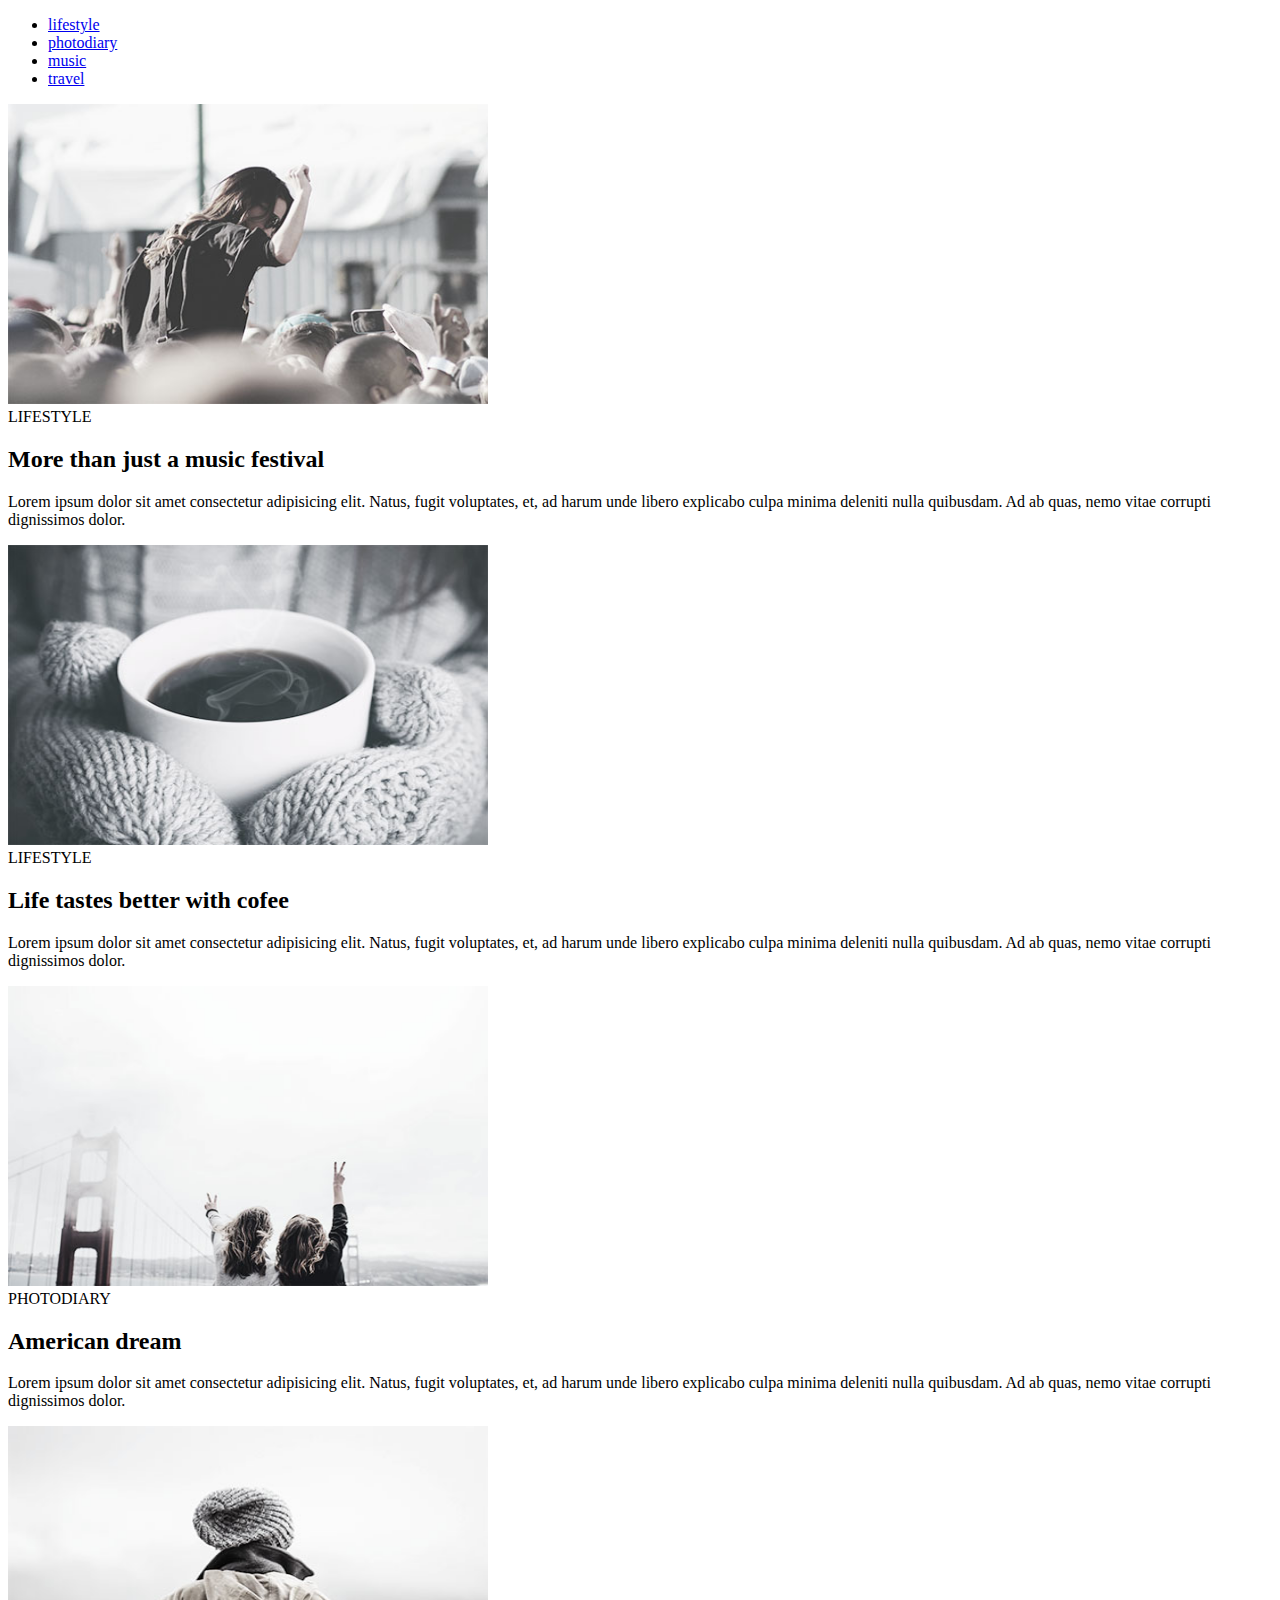
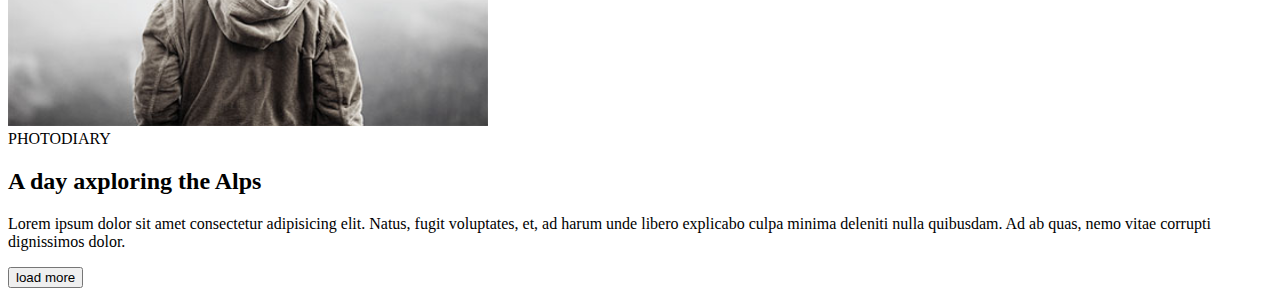
<file: module-01-02/index.html>
<!DOCTYPE html>
<html lang="en">
<head>
    <meta charset="UTF-8">
    <meta name="viewport" content="width=device-width, initial-scale=1.0">
    <meta http-equiv="X-UA-Compatible" content="ie=edge">
    <title>Module-01-02</title>
</head>
<body>
    <main>
        <header>
            <nav>
                <ul>
                    <li>
                        <a href="#">lifestyle</a>
                    </li>
                    <li>
                        <a href="#">photodiary</a>
                    </li>
                    <li>
                        <a href="#">music</a>
                    </li>
                    <li>
                        <a href="#">travel</a>
                    </li>
                </ul>
            </nav> 
        </header>
    </main>
    <div>
        <div>
            <img src="./img/festival.jpg" alt="Concert" width="480" height="300">
            <section>LIFESTYLE
                <h2>More than just a music festival</h2>
                <div>
                    <p>Lorem ipsum dolor sit amet consectetur adipisicing elit. Natus, fugit voluptates, et, ad harum unde libero explicabo culpa minima deleniti nulla quibusdam. Ad ab quas, nemo vitae corrupti dignissimos dolor.</p>
                </div>
            </section>
        </div>
        <div>
            <img src="./img/Cofee.jpg" alt="Cofee" width="480" height="300">
            <section>LIFESTYLE
                <h2>Life tastes better with cofee</h2>
                <div>
                    <p>Lorem ipsum dolor sit amet consectetur adipisicing elit. Natus, fugit voluptates, et, ad harum unde libero explicabo culpa minima deleniti nulla quibusdam. Ad ab quas, nemo vitae corrupti dignissimos dolor.</p>
                </div>
            </section>
        </div>
    </div> 
    <div>
        <div>
            <img src="./img/bridge.jpg" alt="GoldenGate" width="480" height="300">
            <section>PHOTODIARY
                <h2>American dream</h2>
                <div>
                    <p>Lorem ipsum dolor sit amet consectetur adipisicing elit. Natus, fugit voluptates, et, ad harum unde libero explicabo culpa minima deleniti nulla quibusdam. Ad ab quas, nemo vitae corrupti dignissimos dolor.</p>
                </div>
            </section>
        </div>
        <div>
            <img src="./img/Alps.jpg" alt="TheAlps" width="480" height="300">
            <section>PHOTODIARY
                <h2>A day axploring the Alps</h2>
                <div>
                    <p>Lorem ipsum dolor sit amet consectetur adipisicing elit. Natus, fugit voluptates, et, ad harum unde libero explicabo culpa minima deleniti nulla quibusdam. Ad ab quas, nemo vitae corrupti dignissimos dolor.</p>
                </div>
            </section>
        </div>
    </div>           
    <div>
        <p>
            <button>load more</button>
        </p>
    </div>
</body>
</html>
</file>
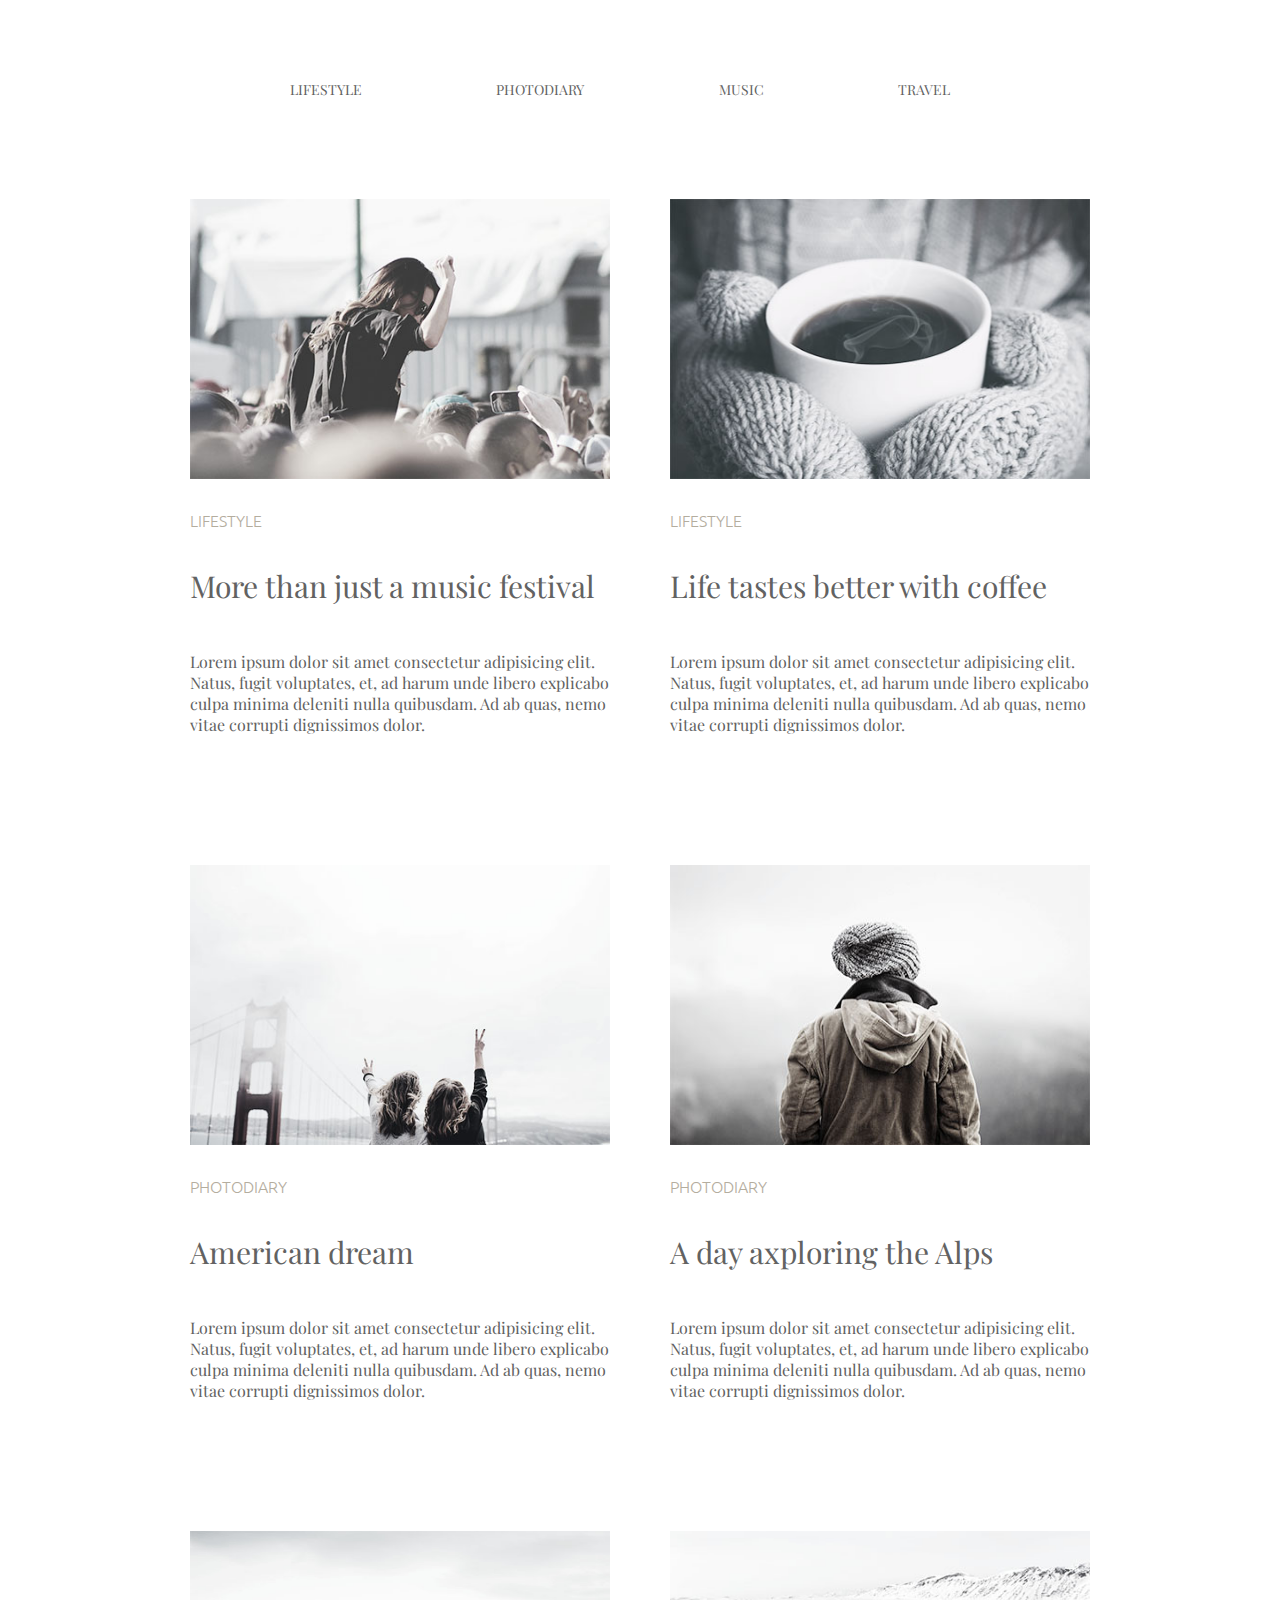
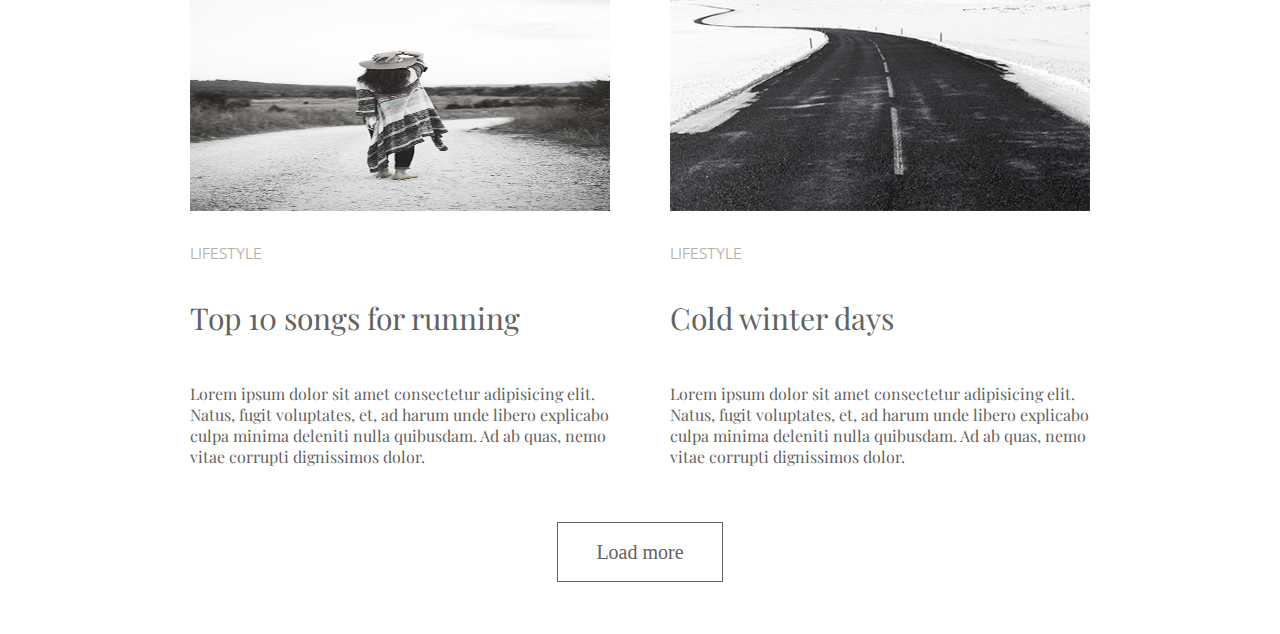
<file: module-03/index.html>
<!DOCTYPE html>
<html lang="zxx">
<head>
    <meta charset="UTF-8">
    <meta name="viewport" content="width=device-width, initial-scale=1.0">
    <meta http-equiv="X-UA-Compatible" content="ie=edge">
    <link rel="stylesheet" href="./css/style.css">
    <link href="https://fonts.googleapis.com/css?family=Playfair+Display&display=swap" rel="stylesheet">
    <link href="https://fonts.googleapis.com/css?family=Ubuntu:300,400&display=swap" rel="stylesheet">
    <title>Module-03</title>
</head>
<body>
    <main class="wrapper">
        <header class="header">
            <nav class="top-navigation">
                <ul class="menu-top">
                    <li class="menu-item">
                        <a href="#" class="menu-item_link">LIFESTYLE</a>
                    </li>
                    <li class="menu-item">
                        <a href="#" class="menu-item_link">PHOTODIARY</a>
                    </li>
                    <li class="menu-item">
                        <a href="#" class="menu-item_link">MUSIC</a>
                    </li>
                    <li class="menu-item">
                        <a href="#" class="menu-item_link">TRAVEL</a>
                    </li>
                </ul>
            </nav>
        </header>
        <div class="box">
            <div class="content">
                <div class="img_block">
                    <img src="./img/festival.jpg" alt="Concert" class="img_holder">
                </div>
                <section class="section">LIFESTYLE
                    <h2 class="title">More than just a music festival</h2>
                    <div class="text">
                        <p>Lorem ipsum dolor sit amet consectetur adipisicing elit. Natus, fugit voluptates, et, ad harum unde libero explicabo culpa minima deleniti nulla quibusdam. Ad ab quas, nemo vitae corrupti dignissimos dolor.</p>
                    </div>
                </section>
            </div>
            <div class="content">
                <div class="img_block right">
                    <img src="./img/Cofee.jpg" alt="Cofee" class="img_holder">
                </div>
                <section class="section second">LIFESTYLE
                    <h2 class="title">Life tastes better with coffee</h2>
                    <div class="text">
                        <p>Lorem ipsum dolor sit amet consectetur adipisicing elit. Natus, fugit voluptates, et, ad harum unde libero explicabo culpa minima deleniti nulla quibusdam. Ad ab quas, nemo vitae corrupti dignissimos dolor.</p>
                    </div>
                </section>
            </div>
        </div> 
        <div class="box">
            <div class="content">
                <div class="img_block">
                    <img src="./img/bridge.jpg" alt="GoldenGate" class="img_holder">
                </div>
                <section class="section">PHOTODIARY
                    <h2 class="title">American dream</h2>
                    <div class="text">
                        <p>Lorem ipsum dolor sit amet consectetur adipisicing elit. Natus, fugit voluptates, et, ad harum unde libero explicabo culpa minima deleniti nulla quibusdam. Ad ab quas, nemo vitae corrupti dignissimos dolor.</p>
                    </div>
                </section>
            </div>
            <div class="content">
                <div class="img_block right">
                    <img src="./img/Alps.jpg" alt="TheAlps" class="img_holder">
                </div>
                <section class="section second">PHOTODIARY
                    <h2 class="title">A day axploring the Alps</h2>
                    <div class="text">
                        <p>Lorem ipsum dolor sit amet consectetur adipisicing elit. Natus, fugit voluptates, et, ad harum unde libero explicabo culpa minima deleniti nulla quibusdam. Ad ab quas, nemo vitae corrupti dignissimos dolor.</p>
                    </div>
                </section>
            </div>
        </div>
        <div class="box">
            <div class="content">
                <div class="img_block">
                    <img src="./img/Songs.jpg" alt="Music" class="img_holder">
                </div>
                <section class="section">LIFESTYLE
                    <h2 class="title">Top 10 songs for running</h2>
                    <div class="text1">
                        <p>Lorem ipsum dolor sit amet consectetur adipisicing elit. Natus, fugit voluptates, et, ad harum unde libero explicabo culpa minima deleniti nulla quibusdam. Ad ab quas, nemo vitae corrupti dignissimos dolor.</p>
                    </div>
                </section>
            </div>
            <div class="content">
                <div class="img_block right">
                    <img src="./img/Road.jpg" alt="Winter" class="img_holder">
                </div>
                <section class="section second">LIFESTYLE
                    <h2 class="title">Cold winter days</h2>
                    <div class="text1">
                        <p>Lorem ipsum dolor sit amet consectetur adipisicing elit. Natus, fugit voluptates, et, ad harum unde libero explicabo culpa minima deleniti nulla quibusdam. Ad ab quas, nemo vitae corrupti dignissimos dolor.</p>
                    </div>
                </section>
            </div>
        </div>           
        <div>
            <p class="footer">
                <span>Load more</span>
            </p>
        </div>
    </body>
    </html>
    </main>
</file>
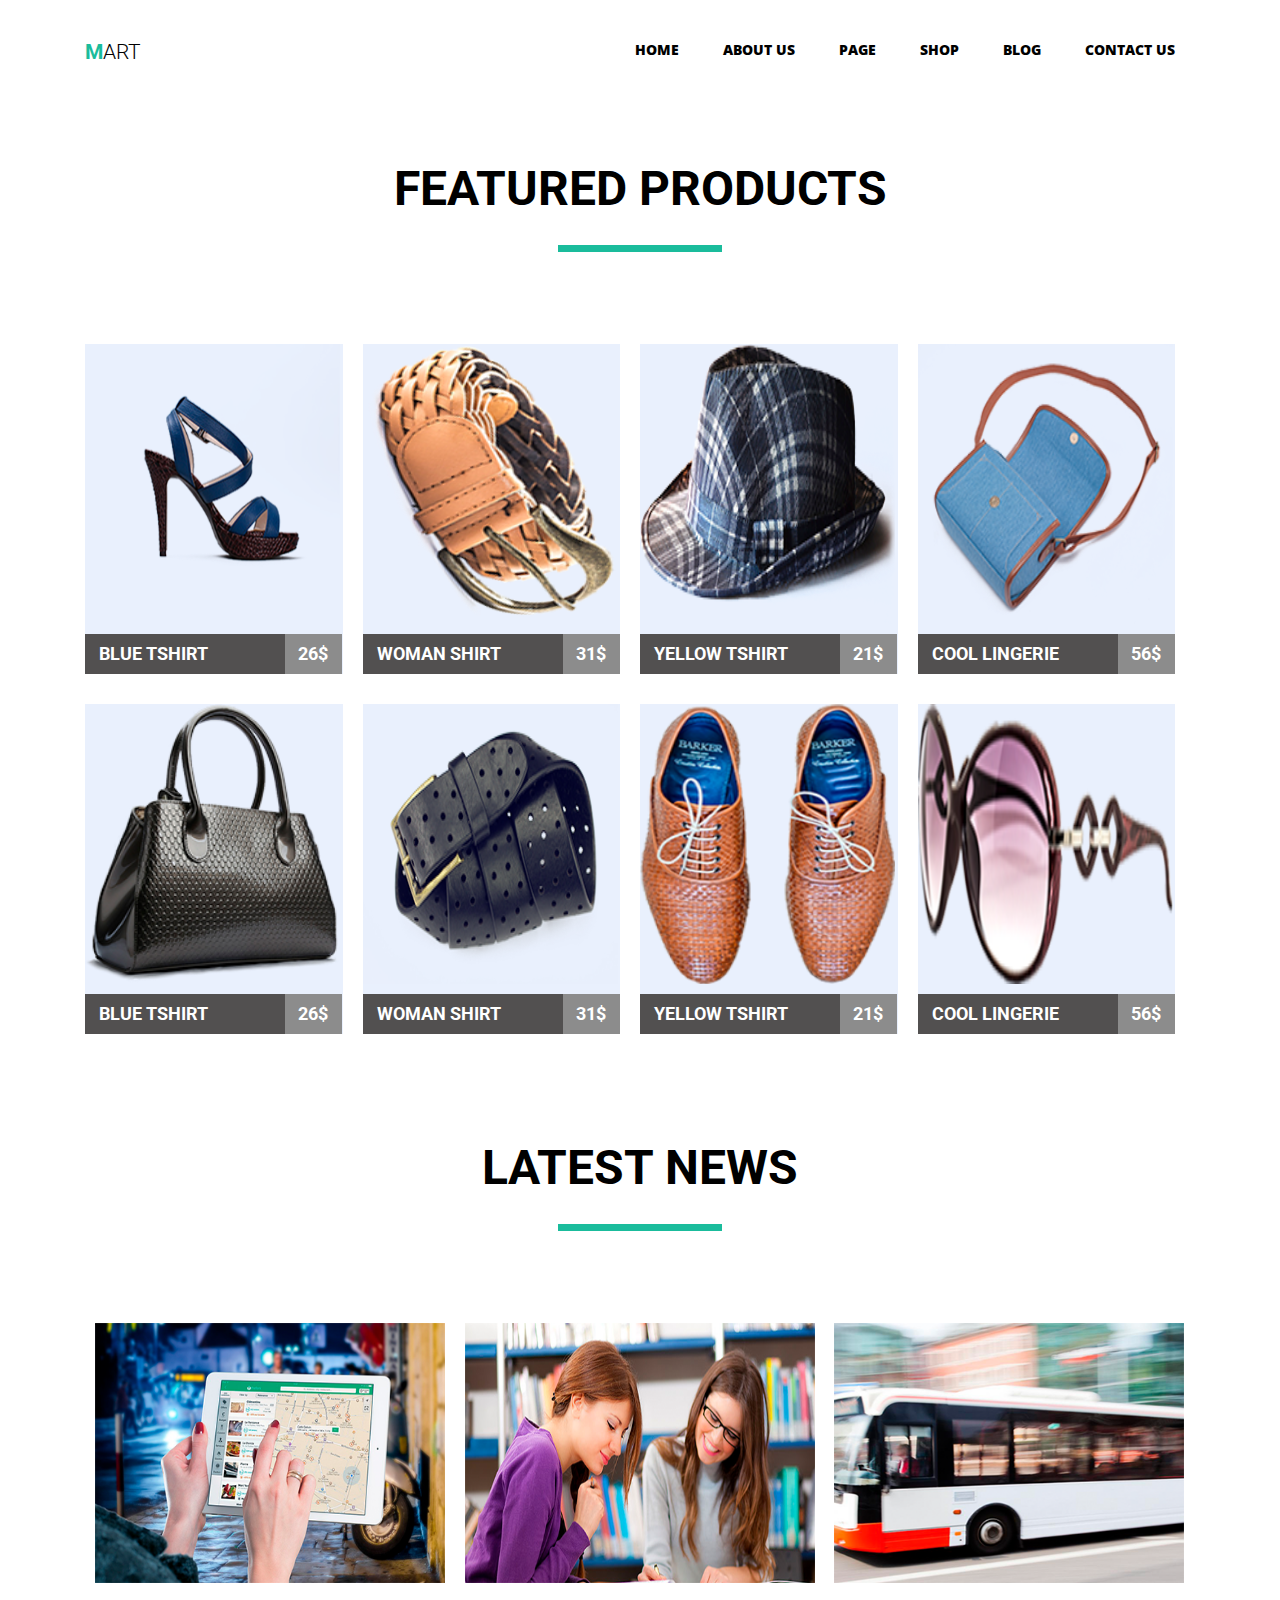
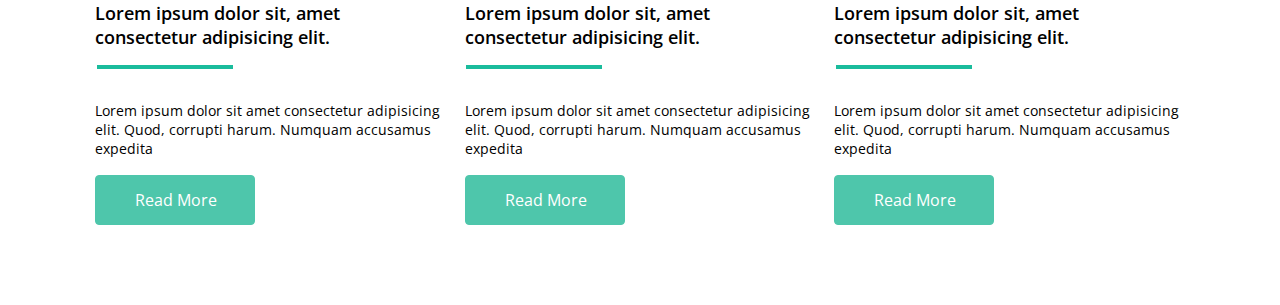
<file: module-04/index.html>
<!DOCTYPE html>
<html lang="en">
<head>
    <meta charset="UTF-8">
    <meta name="viewport" content="width=device-width, initial-scale=1.0">
    <link rel="stylesheet" href="./css/style.css">
    <link href="https://fonts.googleapis.com/css?family=Open+Sans:300,400,700&display=swap" rel="stylesheet">
    <link href="https://fonts.googleapis.com/css?family=Roboto:300,400,700&display=swap" rel="stylesheet">
    <link href="https://fonts.googleapis.com/css?family=Open+Sans:400,600,700,800&display=swap" rel="stylesheet">
    <title>Module-04</title>
</head>
<body>
    <main class="wrapper">
        <header class="header">
            <div class="logo">
                <div class="text_logo">
                    MART
                </div>
            </div>
            <nav class="navigation">
                <menu class="main_menu">
                    <li class="menu_item"> <a href="#">HOME</a> </li>
                    <li class="menu_item"> <a href="#">ABOUT US</a> </li>
                    <li class="menu_item"> <a href="#">PAGE</a> </li>
                    <li class="menu_item"> <a href="#">SHOP</a> </li>
                    <li class="menu_item"> <a href="#">BLOG</a> </li>
                    <li class="menu_item"> <a href="#">CONTACT US</a> </li>
                </menu>
            </nav>
        </header>
        <section class="featured">
            <div class="title">
                FEATURED PRODUCTS
                <div class="line"></div>
            </div>
            <div class="products">
                <div class="products_holder">
                    <div class="top_holder">
                        <div class="product_item">
                            <div class="card">
                                <div class="card_img">
                                    <img src="./img/shoe1.png" alt="shoe" class="product_img">
                                </div>
                                <div class="text_holder">
                                    <span class="product_name product_info1">BLUE TSHIRT</span>
                                    <span class="product_coast product_info2">26$</span>
                                </div>
                            </div>
                        </div>
                        <div class="product_item">
                            <div class="card">
                                <div class="card_img">
                                    <img src="./img/brown-belt1.png" alt="brown belt" class="product_img">
                                </div>
                                <div class="text_holder">
                                    <span class="product_name product_info1">WOMAN SHIRT</span>
                                    <span class="product_coast product_info2">31$</span>
                                </div>
                            </div>
                        </div>
                        <div class="product_item">
                            <div class="card">
                                <div class="card_img">
                                    <img src="./img/hat1.png" alt="hat" class="product_img">
                                </div>
                                <div class="text_holder">
                                    <span class="product_name product_info1">YELLOW TSHIRT</span>
                                    <span class="product_coast product_info2">21$</span>
                                </div>
                            </div>
                        </div>
                        <div class="product_item">
                            <div class="card">
                                <div class="card_img">
                                    <img src="./img/bag-blue.png" alt="blue bag" class="product_img">
                                </div>
                                <div class="text_holder">
                                    <span class="product_name product_info1">COOL LINGERIE</span>
                                    <span class="product_coast product_info2">56$</span>
                                </div>
                            </div>
                        </div>
                        <div class="clear"></div>
                    </div>
                    <div class="top_holder">
                        <div class="product_item">
                            <div class="card">
                                <div class="card_img">
                                    <img src="./img/bag-black.png" alt="black bag" class="product_img">
                                </div>
                                <div class="text_holder">
                                    <div class="text_holder">
                                        <span class="product_name product_info1">BLUE TSHIRT</span>
                                        <span class="product_coast product_info2">26$</span>
                                    </div>
                                </div>
                            </div>
                        </div>
                        <div class="product_item">
                            <div class="card">
                                <div class="card_img">
                                    <img src="./img/belt-black.png" alt="black belt" class="product_img">
                                </div>
                                <div class="text_holder">
                                    <span class="product_name product_info1">WOMAN SHIRT</span>
                                    <span class="product_coast product_info2">31$</span>
                                </div>
                            </div>
                        </div>
                        <div class="product_item">
                            <div class="card">
                                <div class="card_img">
                                    <img src="./img/shoes.png" alt="shoes" class="product_img">
                                </div>
                                <div class="text_holder">
                                    <span class="product_name product_info1">YELLOW TSHIRT</span>
                                    <span class="product_coast product_info2">21$</span>
                                </div>
                            </div>
                        </div>
                        <div class="product_item">
                            <div class="card">
                                <div class="card_img">
                                    <img src="./img/glasses.png" alt="glasses" class="product_img">
                                </div>
                                <div class="text_holder">
                                    <span class="product_name product_info1">COOL LINGERIE</span>
                                    <span class="product_coast product_info2">56$</span>
                                </div>
                            </div>
                        </div>
                        <div class="clear"></div>
                    </div>
                </div>
            </div>
        </section>
        <section class="news">
            <div class="title_news">
                LATEST NEWS
                <div class="line"></div>
            </div>
            <div class="news_block">
                <div class="news_holder">
                    <div class="news_item">
                        <div class="news_img">
                            <img src="./img/gadjet.png" alt="gadjet" class="news_image">
                        </div>
                        <div class="title1">
                            Lorem ipsum dolor sit, amet consectetur adipisicing elit.
                            <div class="line1"></div>
                        </div>
                        <p class="text">Lorem ipsum dolor sit amet consectetur adipisicing elit. Quod, corrupti harum. Numquam accusamus expedita</p>
                        <div class="more">
                            <span class="button">Read More</span>
                        </div>
                    </div>
                    <div class="news_item">
                        <div class="news_img">
                            <img src="./img/conversation.png" alt="speak" class="news_image">
                        </div>
                        <div class="title1">
                            Lorem ipsum dolor sit, amet consectetur adipisicing elit.
                            <div class="line1"></div>
                        </div>
                        <p class="text">Lorem ipsum dolor sit amet consectetur adipisicing elit. Quod, corrupti harum. Numquam accusamus expedita</p>
                        <div class="more">
                            <span class="button">Read More</span>
                        </div>
                    </div>
                    <div class="news_item">
                        <div class="news_img">
                            <img src="./img/bus.png" alt="bus" class="news_image">
                        </div>
                        <div class="title1">
                            Lorem ipsum dolor sit, amet consectetur adipisicing elit.
                            <div class="line1"></div>
                        </div>
                        <p class="text">Lorem ipsum dolor sit amet consectetur adipisicing elit. Quod, corrupti harum. Numquam accusamus expedita</p>
                        <div class="more">
                            <span class="button">Read More</span>
                        </div>
                    </div>
                </div>
            </div>
        </section>
    </main>
</body>
</html>
</file>
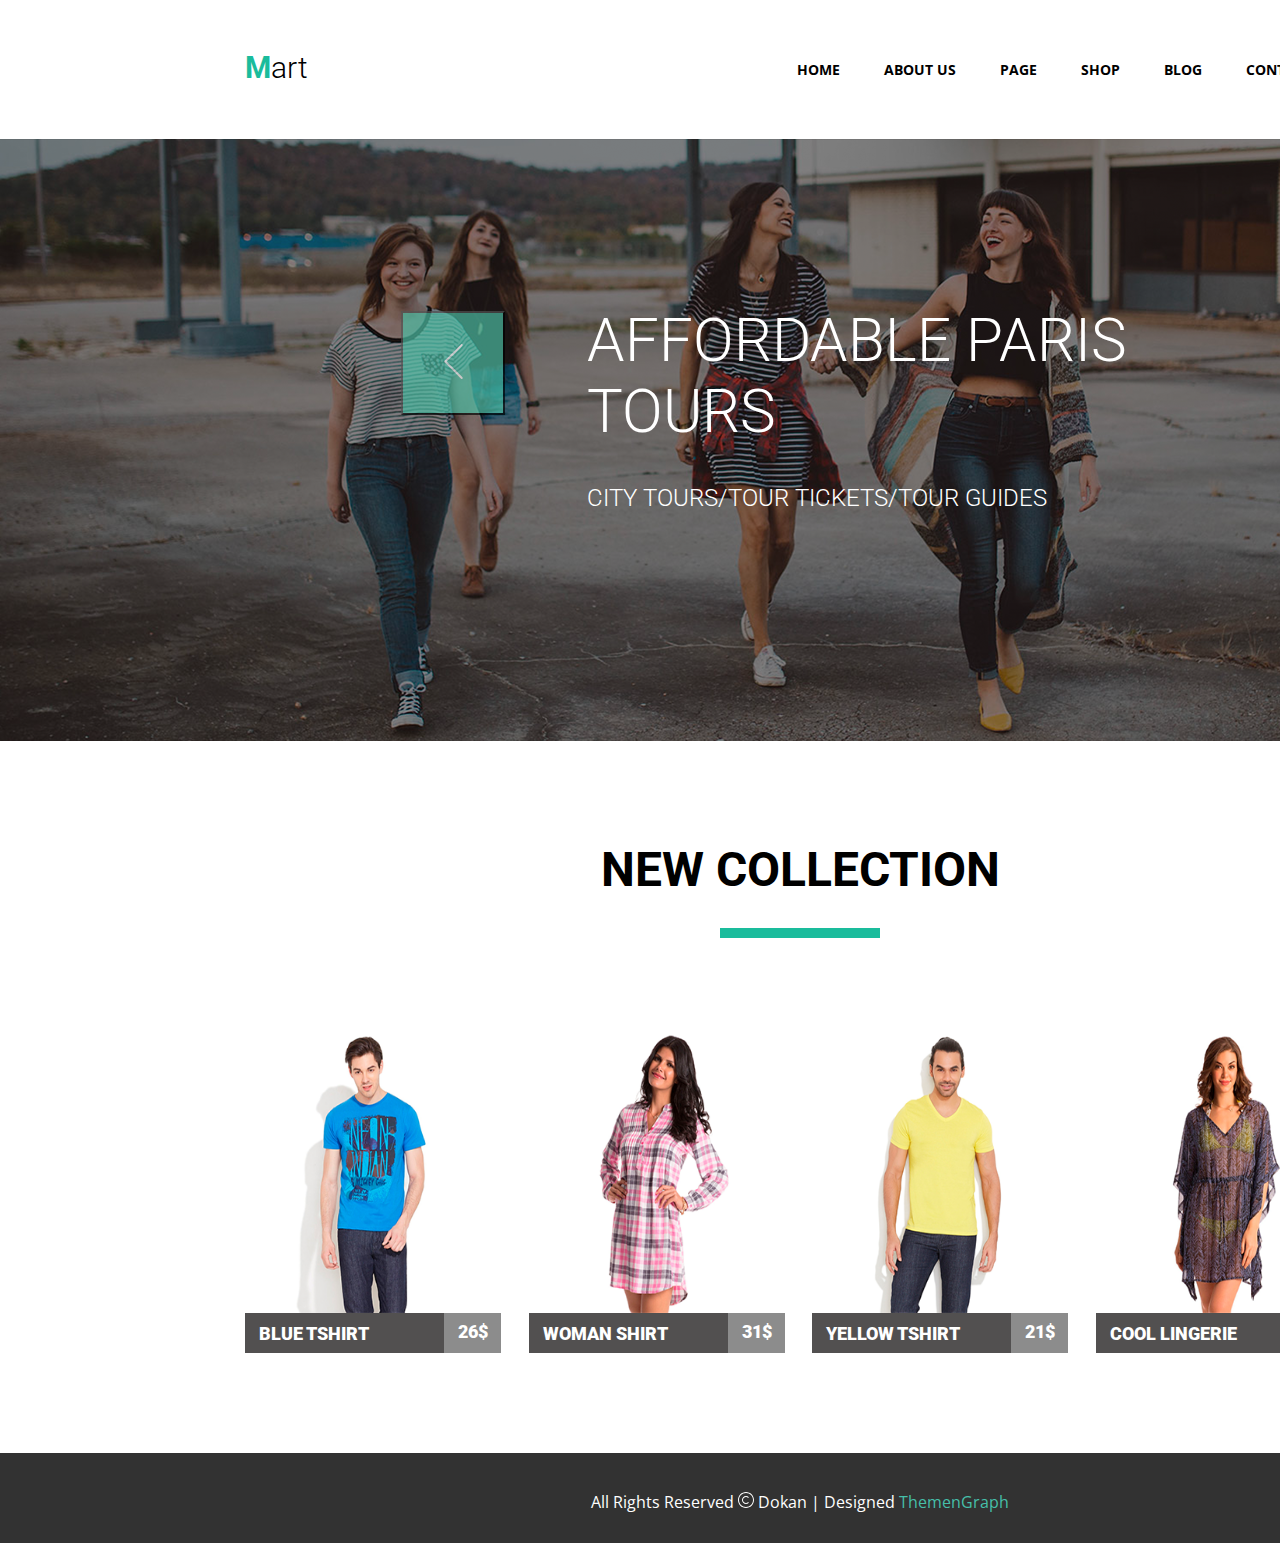
<file: module-05/index.html>
<!DOCTYPE html>
<html lang="en">
<head>
    <meta charset="UTF-8">
    <meta name="viewport" content="width=device-width, initial-scale=1.0">
    <link rel="stylesheet" href="./css/style.css">
    <link href="https://fonts.googleapis.com/css?family=Roboto:400,500,700,900&display=swap" rel="stylesheet">
    <link href="https://fonts.googleapis.com/css?family=Open+Sans:300,400,600,700&display=swap" rel="stylesheet">
    <title>Module-05</title>
</head>
<body>
    <div class="wrapper">
        <header class="header">
            <div class="logo">
                <div class="text_logo">
                    Mart
                </div>
            </div>
            <nav class="navigation">
                <menu class="main_menu">
                    <li class="menu_item"> <a href="#">HOME</a> </li>
                    <li class="menu_item"> <a href="#">ABOUT US</a> </li>
                    <li class="menu_item"> <a href="#">PAGE</a> </li>
                    <li class="menu_item"> <a href="#">SHOP</a> </li>
                    <li class="menu_item"> <a href="#">BLOG</a> </li>
                    <li class="menu_item"> <a href="#">CONTACT US</a> </li>
                </menu>
            </nav>
        </header>
        <section class="section_1">
            <div class="img_holder">
               <div class="overlay_img">
                   <img src="./img/BGpeople.png" alt="img_bg" class="img_background">
                   <div class="overlay_bg"></div>
               </div>
            </div>
            <div class="discription">
                <div class="rectangle_1">
                    <button class="button">
                        <svg height="65px" width="35px" version="1.1" id="Capa_1" xmlns="http://www.w3.org/2000/svg" xmlns:xlink="http://www.w3.org/1999/xlink" x="0px" y="0px"
	                         viewBox="0 0 477.175 477.175" style="enable-background:new 0 0 477.175 477.175;" xml:space="preserve">
	                        <path class="icon" d="M145.188,238.575l215.5-215.5c5.3-5.3,5.3-13.8,0-19.1s-13.8-5.3-19.1,0l-225.1,225.1c-5.3,5.3-5.3,13.8,0,19.1l225.1,225
		                    c2.6,2.6,6.1,4,9.5,4s6.9-1.3,9.5-4c5.3-5.3,5.3-13.8,0-19.1L145.188,238.575z"/>
                        </svg>
                    </button>
                </div>
                <p class="tour">AFFORDABLE PARIS TOURS</p>
                <p class="chois">CITY TOURS/TOUR TICKETS/TOUR GUIDES</p>
                <div class="rectangle_2">
                    <button class="button">
                        <svg height="65px" width="35px" version="1.1" id="Capa_1" xmlns="http://www.w3.org/2000/svg" xmlns:xlink="http://www.w3.org/1999/xlink" x="0px" y="0px"
	                         viewBox="0 0 477.175 477.175" style="enable-background:new 0 0 477.175 477.175;" xml:space="preserve">
	                        <path class="icon" d="M360.731,229.075l-225.1-225.1c-5.3-5.3-13.8-5.3-19.1,0s-5.3,13.8,0,19.1l215.5,215.5l-215.5,215.5
		                    c-5.3,5.3-5.3,13.8,0,19.1c2.6,2.6,6.1,4,9.5,4c3.4,0,6.9-1.3,9.5-4l225.1-225.1C365.931,242.875,365.931,234.275,360.731,229.075z"/>
                        </svg>
                    </button>
                </div>
            </div>
        </section>
        <section class="section_2">
            <div class="title">
                NEW COLLECTION
                <div class="line"></div>
            </div>
            <div class="products_holder">
                <div class="top_holder">
                    <div class="product_item">
                        <div class="card">
                            <div class="overlay">
                                <p class="overlay_icon_1">
                                    <svg class="icon_img" viewBox="0 -28 512.001 512" xmlns="http://www.w3.org/2000/svg" height="25px" width="25px"><path class="icon" d="m256 455.515625c-7.289062 0-14.316406-2.640625-19.792969-7.4375-20.683593-18.085937-40.625-35.082031-58.21875-50.074219l-.089843-.078125c-51.582032-43.957031-96.125-81.917969-127.117188-119.3125-34.644531-41.804687-50.78125-81.441406-50.78125-124.742187 0-42.070313 14.425781-80.882813 40.617188-109.292969 26.503906-28.746094 62.871093-44.578125 102.414062-44.578125 29.554688 0 56.621094 9.34375 80.445312 27.769531 12.023438 9.300781 22.921876 20.683594 32.523438 33.960938 9.605469-13.277344 20.5-24.660157 32.527344-33.960938 23.824218-18.425781 50.890625-27.769531 80.445312-27.769531 39.539063 0 75.910156 15.832031 102.414063 44.578125 26.191406 28.410156 40.613281 67.222656 40.613281 109.292969 0 43.300781-16.132812 82.9375-50.777344 124.738281-30.992187 37.398437-75.53125 75.355469-127.105468 119.308594-17.625 15.015625-37.597657 32.039062-58.328126 50.167969-5.472656 4.789062-12.503906 7.429687-19.789062 7.429687zm-112.96875-425.523437c-31.066406 0-59.605469 12.398437-80.367188 34.914062-21.070312 22.855469-32.675781 54.449219-32.675781 88.964844 0 36.417968 13.535157 68.988281 43.882813 105.605468 29.332031 35.394532 72.960937 72.574219 123.476562 115.625l.09375.078126c17.660156 15.050781 37.679688 32.113281 58.515625 50.332031 20.960938-18.253907 41.011719-35.34375 58.707031-50.417969 50.511719-43.050781 94.136719-80.222656 123.46875-115.617188 30.34375-36.617187 43.878907-69.1875 43.878907-105.605468 0-34.515625-11.605469-66.109375-32.675781-88.964844-20.757813-22.515625-49.300782-34.914062-80.363282-34.914062-22.757812 0-43.652344 7.234374-62.101562 21.5-16.441406 12.71875-27.894532 28.796874-34.609375 40.046874-3.453125 5.785157-9.53125 9.238282-16.261719 9.238282s-12.808594-3.453125-16.261719-9.238282c-6.710937-11.25-18.164062-27.328124-34.609375-40.046874-18.449218-14.265626-39.34375-21.5-62.097656-21.5zm0 0"/></svg>
                                </p>
                                <p class="overlay_icon_2">
                                    <svg class="icon_img" height="25px" width="25px" version="1.1 id="Capa_1" xmlns="http://www.w3.org/2000/svg" xmlns:xlink="http://www.w3.org/1999/xlink" x="0px" y="0px" 
                                        viewBox="0 0 490.1 490.1" style="enable-background:new 0 0 490.1 490.1;" xml:space="preserve">
                                            <path class="icon" d="M194.5,324.35l15-24.2c3.6-5.8,1.8-13.3-4-16.9c-5.7-3.6-13.3-1.8-16.9,4l-15,24.2c-27.2,43.9-66,69.1-106.6,69.1H12.2
                                                     c-6.8,0-12.2,5.5-12.2,12.3s5.5,12.3,12.2,12.3h54.9C116.4,404.95,162.8,375.55,194.5,324.35z"/>
                                            <path class="icon" d="M486.4,88.75L427,29.25c-4.8-4.8-12.5-4.8-17.3,0s-4.8,12.5,0,17.3l38.6,38.6c-0.1,0-0.1,0-0.2,0h-56.7
                                                     c-49.2,0-95.7,29.4-127.4,80.6l-9.2,14.9c-3.6,5.8-1.8,13.3,4,16.9c2,1.2,4.2,1.8,6.4,1.8c4.1,0,8.1-2.1,10.4-5.8l9.2-14.9
                                                     c27.2-43.9,66-69,106.6-69H448c0.1,0,0.1,0,0.2,0l-38.6,38.6c-4.8,4.8-4.8,12.5,0,17.3c2.4,2.4,5.5,3.6,8.7,3.6s6.3-1.2,8.7-3.6
                                                     l59.5-59.5C491.2,101.25,491.2,93.45,486.4,88.75z M460.3,97.55c0-0.1,0-0.1,0-0.2s0-0.1,0-0.2l0.2,0.2L460.3,97.55z"/>
                                            <path class="icon" d="M409.6,460.85c2.4,2.4,5.5,3.6,8.7,3.6s6.3-1.2,8.7-3.6l59.5-59.5c4.8-4.8,4.8-12.5,0-17.3l-59.5-59.4
                                                     c-4.8-4.8-12.5-4.8-17.3,0s-4.8,12.5,0,17.3l38.6,38.6c-0.1,0-0.1,0-0.2,0h-54.9c-40.5,0-79.4-25.2-106.6-69.1l-90.2-145.7
                                                     c-31.7-51.3-78.2-80.6-127.4-80.6H12.2c-6.8,0-12.2,5.5-12.2,12.3s5.5,12.3,12.2,12.3h56.7c40.5,0,79.4,25.2,106.6,69l90.2,145.7
                                                     c31.7,51.3,78.2,80.7,127.4,80.7H448c0.1,0,0.1,0,0.2,0l-38.6,38.6C404.9,448.35,404.9,456.05,409.6,460.85z M460.3,392.55
                                                     l0.2,0.2l-0.2,0.2c0-0.1,0-0.1,0-0.2S460.3,392.65,460.3,392.55z"/>
                                    </svg>
                                </p>
                                <p class="overlay_icon_3">
                                    <svg class="icon_img_3" height="25px" width="25px version="1.1" id="Capa_1" xmlns="http://www.w3.org/2000/svg" xmlns:xlink="http://www.w3.org/1999/xlink" x="0px" y="0px"
                                    viewBox="0 0 60 60" style="enable-background:new 0 0 60 60;" xml:space="preserve">
                                   <path class="icon" d="M30,0C13.458,0,0,13.458,0,30s13.458,30,30,30s30-13.458,30-30S46.542,0,30,0z M30,58C14.561,58,2,45.439,2,30
                                       S14.561,2,30,2s28,12.561,28,28S45.439,58,30,58z"/>
                                   <path class="icon" d="M30,6c-0.552,0-1,0.447-1,1v23H14c-0.552,0-1,0.447-1,1s0.448,1,1,1h16c0.552,0,1-0.447,1-1V7C31,6.447,30.552,6,30,6z"/>
                                    </svg>
                                </p>
                                <span class="overlay_icon_4">
                                    <svg class="icon_img_4" height="30px" viewBox="0 -31 512.00026 512" width="30px" xmlns="http://www.w3.org/2000/svg"><path class="icon" d="m164.960938 300.003906h.023437c.019531 0 .039063-.003906.058594-.003906h271.957031c6.695312 0 12.582031-4.441406 14.421875-10.878906l60-210c1.292969-4.527344.386719-9.394532-2.445313-13.152344-2.835937-3.757812-7.269531-5.96875-11.976562-5.96875h-366.632812l-10.722657-48.253906c-1.527343-6.863282-7.613281-11.746094-14.644531-11.746094h-90c-8.285156 0-15 6.714844-15 15s6.714844 15 15 15h77.96875c1.898438 8.550781 51.3125 230.917969 54.15625 243.710938-15.941406 6.929687-27.125 22.824218-27.125 41.289062 0 24.8125 20.1875 45 45 45h272c8.285156 0 15-6.714844 15-15s-6.714844-15-15-15h-272c-8.269531 0-15-6.730469-15-15 0-8.257812 6.707031-14.976562 14.960938-14.996094zm312.152343-210.003906-51.429687 180h-248.652344l-40-180zm0 0"/><path class="icon" d="m150 405c0 24.8125 20.1875 45 45 45s45-20.1875 45-45-20.1875-45-45-45-45 20.1875-45 45zm45-15c8.269531 0 15 6.730469 15 15s-6.730469 15-15 15-15-6.730469-15-15 6.730469-15 15-15zm0 0"/><path class="icon" d="m362 405c0 24.8125 20.1875 45 45 45s45-20.1875 45-45-20.1875-45-45-45-45 20.1875-45 45zm45-15c8.269531 0 15 6.730469 15 15s-6.730469 15-15 15-15-6.730469-15-15 6.730469-15 15-15zm0 0"/></svg>
                                    <div class="text">ADD TO CARD</div>
                                </span>
                            </div>
                            <div class="card_img">
                                <img src="./img/Guy_blue.png" alt="blue shirt" class="product_img">
                            </div>
                            <div class="text_holder">
                                <span class="product_name product_info1">BLUE TSHIRT</span>
                                <span class="product_coast product_info2">26$</span>
                            </div>
                        </div>
                    </div>
                    <div class="product_item">
                        <div class="card">
                            <div class="overlay">
                                <p class="overlay_icon_1">
                                    <svg class="icon_img" viewBox="0 -28 512.001 512" xmlns="http://www.w3.org/2000/svg" height="25px" width="25px"><path class="icon" d="m256 455.515625c-7.289062 0-14.316406-2.640625-19.792969-7.4375-20.683593-18.085937-40.625-35.082031-58.21875-50.074219l-.089843-.078125c-51.582032-43.957031-96.125-81.917969-127.117188-119.3125-34.644531-41.804687-50.78125-81.441406-50.78125-124.742187 0-42.070313 14.425781-80.882813 40.617188-109.292969 26.503906-28.746094 62.871093-44.578125 102.414062-44.578125 29.554688 0 56.621094 9.34375 80.445312 27.769531 12.023438 9.300781 22.921876 20.683594 32.523438 33.960938 9.605469-13.277344 20.5-24.660157 32.527344-33.960938 23.824218-18.425781 50.890625-27.769531 80.445312-27.769531 39.539063 0 75.910156 15.832031 102.414063 44.578125 26.191406 28.410156 40.613281 67.222656 40.613281 109.292969 0 43.300781-16.132812 82.9375-50.777344 124.738281-30.992187 37.398437-75.53125 75.355469-127.105468 119.308594-17.625 15.015625-37.597657 32.039062-58.328126 50.167969-5.472656 4.789062-12.503906 7.429687-19.789062 7.429687zm-112.96875-425.523437c-31.066406 0-59.605469 12.398437-80.367188 34.914062-21.070312 22.855469-32.675781 54.449219-32.675781 88.964844 0 36.417968 13.535157 68.988281 43.882813 105.605468 29.332031 35.394532 72.960937 72.574219 123.476562 115.625l.09375.078126c17.660156 15.050781 37.679688 32.113281 58.515625 50.332031 20.960938-18.253907 41.011719-35.34375 58.707031-50.417969 50.511719-43.050781 94.136719-80.222656 123.46875-115.617188 30.34375-36.617187 43.878907-69.1875 43.878907-105.605468 0-34.515625-11.605469-66.109375-32.675781-88.964844-20.757813-22.515625-49.300782-34.914062-80.363282-34.914062-22.757812 0-43.652344 7.234374-62.101562 21.5-16.441406 12.71875-27.894532 28.796874-34.609375 40.046874-3.453125 5.785157-9.53125 9.238282-16.261719 9.238282s-12.808594-3.453125-16.261719-9.238282c-6.710937-11.25-18.164062-27.328124-34.609375-40.046874-18.449218-14.265626-39.34375-21.5-62.097656-21.5zm0 0"/></svg>
                                </p>
                                <p class="overlay_icon_2">
                                    <svg class="icon_img" height="25px" width="25px" version="1.1 id="Capa_1" xmlns="http://www.w3.org/2000/svg" xmlns:xlink="http://www.w3.org/1999/xlink" x="0px" y="0px" 
                                        viewBox="0 0 490.1 490.1" style="enable-background:new 0 0 490.1 490.1;" xml:space="preserve">
                                            <path class="icon" d="M194.5,324.35l15-24.2c3.6-5.8,1.8-13.3-4-16.9c-5.7-3.6-13.3-1.8-16.9,4l-15,24.2c-27.2,43.9-66,69.1-106.6,69.1H12.2
                                                     c-6.8,0-12.2,5.5-12.2,12.3s5.5,12.3,12.2,12.3h54.9C116.4,404.95,162.8,375.55,194.5,324.35z"/>
                                            <path class="icon" d="M486.4,88.75L427,29.25c-4.8-4.8-12.5-4.8-17.3,0s-4.8,12.5,0,17.3l38.6,38.6c-0.1,0-0.1,0-0.2,0h-56.7
                                                     c-49.2,0-95.7,29.4-127.4,80.6l-9.2,14.9c-3.6,5.8-1.8,13.3,4,16.9c2,1.2,4.2,1.8,6.4,1.8c4.1,0,8.1-2.1,10.4-5.8l9.2-14.9
                                                     c27.2-43.9,66-69,106.6-69H448c0.1,0,0.1,0,0.2,0l-38.6,38.6c-4.8,4.8-4.8,12.5,0,17.3c2.4,2.4,5.5,3.6,8.7,3.6s6.3-1.2,8.7-3.6
                                                     l59.5-59.5C491.2,101.25,491.2,93.45,486.4,88.75z M460.3,97.55c0-0.1,0-0.1,0-0.2s0-0.1,0-0.2l0.2,0.2L460.3,97.55z"/>
                                            <path class="icon" d="M409.6,460.85c2.4,2.4,5.5,3.6,8.7,3.6s6.3-1.2,8.7-3.6l59.5-59.5c4.8-4.8,4.8-12.5,0-17.3l-59.5-59.4
                                                     c-4.8-4.8-12.5-4.8-17.3,0s-4.8,12.5,0,17.3l38.6,38.6c-0.1,0-0.1,0-0.2,0h-54.9c-40.5,0-79.4-25.2-106.6-69.1l-90.2-145.7
                                                     c-31.7-51.3-78.2-80.6-127.4-80.6H12.2c-6.8,0-12.2,5.5-12.2,12.3s5.5,12.3,12.2,12.3h56.7c40.5,0,79.4,25.2,106.6,69l90.2,145.7
                                                     c31.7,51.3,78.2,80.7,127.4,80.7H448c0.1,0,0.1,0,0.2,0l-38.6,38.6C404.9,448.35,404.9,456.05,409.6,460.85z M460.3,392.55
                                                     l0.2,0.2l-0.2,0.2c0-0.1,0-0.1,0-0.2S460.3,392.65,460.3,392.55z"/>
                                    </svg>
                                </p>
                                <p class="overlay_icon_3">
                                    <svg class="icon_img_3" height="25px" width="25px version="1.1" id="Capa_1" xmlns="http://www.w3.org/2000/svg" xmlns:xlink="http://www.w3.org/1999/xlink" x="0px" y="0px"
                                    viewBox="0 0 60 60" style="enable-background:new 0 0 60 60;" xml:space="preserve">
                                   <path class="icon" d="M30,0C13.458,0,0,13.458,0,30s13.458,30,30,30s30-13.458,30-30S46.542,0,30,0z M30,58C14.561,58,2,45.439,2,30
                                       S14.561,2,30,2s28,12.561,28,28S45.439,58,30,58z"/>
                                   <path class="icon" d="M30,6c-0.552,0-1,0.447-1,1v23H14c-0.552,0-1,0.447-1,1s0.448,1,1,1h16c0.552,0,1-0.447,1-1V7C31,6.447,30.552,6,30,6z"/>
                                    </svg>
                                </p>
                                <span class="overlay_icon_4">
                                    <svg class="icon_img_4" height="30px" viewBox="0 -31 512.00026 512" width="30px" xmlns="http://www.w3.org/2000/svg"><path class="icon" d="m164.960938 300.003906h.023437c.019531 0 .039063-.003906.058594-.003906h271.957031c6.695312 0 12.582031-4.441406 14.421875-10.878906l60-210c1.292969-4.527344.386719-9.394532-2.445313-13.152344-2.835937-3.757812-7.269531-5.96875-11.976562-5.96875h-366.632812l-10.722657-48.253906c-1.527343-6.863282-7.613281-11.746094-14.644531-11.746094h-90c-8.285156 0-15 6.714844-15 15s6.714844 15 15 15h77.96875c1.898438 8.550781 51.3125 230.917969 54.15625 243.710938-15.941406 6.929687-27.125 22.824218-27.125 41.289062 0 24.8125 20.1875 45 45 45h272c8.285156 0 15-6.714844 15-15s-6.714844-15-15-15h-272c-8.269531 0-15-6.730469-15-15 0-8.257812 6.707031-14.976562 14.960938-14.996094zm312.152343-210.003906-51.429687 180h-248.652344l-40-180zm0 0"/><path class="icon" d="m150 405c0 24.8125 20.1875 45 45 45s45-20.1875 45-45-20.1875-45-45-45-45 20.1875-45 45zm45-15c8.269531 0 15 6.730469 15 15s-6.730469 15-15 15-15-6.730469-15-15 6.730469-15 15-15zm0 0"/><path class="icon" d="m362 405c0 24.8125 20.1875 45 45 45s45-20.1875 45-45-20.1875-45-45-45-45 20.1875-45 45zm45-15c8.269531 0 15 6.730469 15 15s-6.730469 15-15 15-15-6.730469-15-15 6.730469-15 15-15zm0 0"/></svg>
                                    <div class="text">ADD TO CARD</div>
                                </span>
                            </div>
                            <div class="card_img">
                                <img src="./img/woman_chose.png" alt="woman shirt" class="product_img">
                            </div>
                            <div class="text_holder">
                                <span class="product_name product_info1">WOMAN SHIRT</span>
                                <span class="product_coast product_info2">31$</span>
                            </div>
                        </div>
                    </div>
                    <div class="product_item">
                        <div class="card">
                            <div class="overlay">
                                <p class="overlay_icon_1">
                                    <svg class="icon_img" viewBox="0 -28 512.001 512" xmlns="http://www.w3.org/2000/svg" height="25px" width="25px"><path class="icon" d="m256 455.515625c-7.289062 0-14.316406-2.640625-19.792969-7.4375-20.683593-18.085937-40.625-35.082031-58.21875-50.074219l-.089843-.078125c-51.582032-43.957031-96.125-81.917969-127.117188-119.3125-34.644531-41.804687-50.78125-81.441406-50.78125-124.742187 0-42.070313 14.425781-80.882813 40.617188-109.292969 26.503906-28.746094 62.871093-44.578125 102.414062-44.578125 29.554688 0 56.621094 9.34375 80.445312 27.769531 12.023438 9.300781 22.921876 20.683594 32.523438 33.960938 9.605469-13.277344 20.5-24.660157 32.527344-33.960938 23.824218-18.425781 50.890625-27.769531 80.445312-27.769531 39.539063 0 75.910156 15.832031 102.414063 44.578125 26.191406 28.410156 40.613281 67.222656 40.613281 109.292969 0 43.300781-16.132812 82.9375-50.777344 124.738281-30.992187 37.398437-75.53125 75.355469-127.105468 119.308594-17.625 15.015625-37.597657 32.039062-58.328126 50.167969-5.472656 4.789062-12.503906 7.429687-19.789062 7.429687zm-112.96875-425.523437c-31.066406 0-59.605469 12.398437-80.367188 34.914062-21.070312 22.855469-32.675781 54.449219-32.675781 88.964844 0 36.417968 13.535157 68.988281 43.882813 105.605468 29.332031 35.394532 72.960937 72.574219 123.476562 115.625l.09375.078126c17.660156 15.050781 37.679688 32.113281 58.515625 50.332031 20.960938-18.253907 41.011719-35.34375 58.707031-50.417969 50.511719-43.050781 94.136719-80.222656 123.46875-115.617188 30.34375-36.617187 43.878907-69.1875 43.878907-105.605468 0-34.515625-11.605469-66.109375-32.675781-88.964844-20.757813-22.515625-49.300782-34.914062-80.363282-34.914062-22.757812 0-43.652344 7.234374-62.101562 21.5-16.441406 12.71875-27.894532 28.796874-34.609375 40.046874-3.453125 5.785157-9.53125 9.238282-16.261719 9.238282s-12.808594-3.453125-16.261719-9.238282c-6.710937-11.25-18.164062-27.328124-34.609375-40.046874-18.449218-14.265626-39.34375-21.5-62.097656-21.5zm0 0"/></svg>
                                </p>
                                <p class="overlay_icon_2">
                                    <svg class="icon_img" height="25px" width="25px" version="1.1 id="Capa_1" xmlns="http://www.w3.org/2000/svg" xmlns:xlink="http://www.w3.org/1999/xlink" x="0px" y="0px" 
                                        viewBox="0 0 490.1 490.1" style="enable-background:new 0 0 490.1 490.1;" xml:space="preserve">
                                            <path class="icon" d="M194.5,324.35l15-24.2c3.6-5.8,1.8-13.3-4-16.9c-5.7-3.6-13.3-1.8-16.9,4l-15,24.2c-27.2,43.9-66,69.1-106.6,69.1H12.2
                                                     c-6.8,0-12.2,5.5-12.2,12.3s5.5,12.3,12.2,12.3h54.9C116.4,404.95,162.8,375.55,194.5,324.35z"/>
                                            <path class="icon" d="M486.4,88.75L427,29.25c-4.8-4.8-12.5-4.8-17.3,0s-4.8,12.5,0,17.3l38.6,38.6c-0.1,0-0.1,0-0.2,0h-56.7
                                                     c-49.2,0-95.7,29.4-127.4,80.6l-9.2,14.9c-3.6,5.8-1.8,13.3,4,16.9c2,1.2,4.2,1.8,6.4,1.8c4.1,0,8.1-2.1,10.4-5.8l9.2-14.9
                                                     c27.2-43.9,66-69,106.6-69H448c0.1,0,0.1,0,0.2,0l-38.6,38.6c-4.8,4.8-4.8,12.5,0,17.3c2.4,2.4,5.5,3.6,8.7,3.6s6.3-1.2,8.7-3.6
                                                     l59.5-59.5C491.2,101.25,491.2,93.45,486.4,88.75z M460.3,97.55c0-0.1,0-0.1,0-0.2s0-0.1,0-0.2l0.2,0.2L460.3,97.55z"/>
                                            <path class="icon" d="M409.6,460.85c2.4,2.4,5.5,3.6,8.7,3.6s6.3-1.2,8.7-3.6l59.5-59.5c4.8-4.8,4.8-12.5,0-17.3l-59.5-59.4
                                                     c-4.8-4.8-12.5-4.8-17.3,0s-4.8,12.5,0,17.3l38.6,38.6c-0.1,0-0.1,0-0.2,0h-54.9c-40.5,0-79.4-25.2-106.6-69.1l-90.2-145.7
                                                     c-31.7-51.3-78.2-80.6-127.4-80.6H12.2c-6.8,0-12.2,5.5-12.2,12.3s5.5,12.3,12.2,12.3h56.7c40.5,0,79.4,25.2,106.6,69l90.2,145.7
                                                     c31.7,51.3,78.2,80.7,127.4,80.7H448c0.1,0,0.1,0,0.2,0l-38.6,38.6C404.9,448.35,404.9,456.05,409.6,460.85z M460.3,392.55
                                                     l0.2,0.2l-0.2,0.2c0-0.1,0-0.1,0-0.2S460.3,392.65,460.3,392.55z"/>
                                    </svg>
                                </p>
                                <p class="overlay_icon_3">
                                    <svg class="icon_img_3" height="25px" width="25px version="1.1" id="Capa_1" xmlns="http://www.w3.org/2000/svg" xmlns:xlink="http://www.w3.org/1999/xlink" x="0px" y="0px"
                                    viewBox="0 0 60 60" style="enable-background:new 0 0 60 60;" xml:space="preserve">
                                   <path class="icon" d="M30,0C13.458,0,0,13.458,0,30s13.458,30,30,30s30-13.458,30-30S46.542,0,30,0z M30,58C14.561,58,2,45.439,2,30
                                       S14.561,2,30,2s28,12.561,28,28S45.439,58,30,58z"/>
                                   <path class="icon" d="M30,6c-0.552,0-1,0.447-1,1v23H14c-0.552,0-1,0.447-1,1s0.448,1,1,1h16c0.552,0,1-0.447,1-1V7C31,6.447,30.552,6,30,6z"/>
                                    </svg>
                                </p>
                                <span class="overlay_icon_4">
                                    <svg class="icon_img_4" height="30px" viewBox="0 -31 512.00026 512" width="30px" xmlns="http://www.w3.org/2000/svg"><path class="icon" d="m164.960938 300.003906h.023437c.019531 0 .039063-.003906.058594-.003906h271.957031c6.695312 0 12.582031-4.441406 14.421875-10.878906l60-210c1.292969-4.527344.386719-9.394532-2.445313-13.152344-2.835937-3.757812-7.269531-5.96875-11.976562-5.96875h-366.632812l-10.722657-48.253906c-1.527343-6.863282-7.613281-11.746094-14.644531-11.746094h-90c-8.285156 0-15 6.714844-15 15s6.714844 15 15 15h77.96875c1.898438 8.550781 51.3125 230.917969 54.15625 243.710938-15.941406 6.929687-27.125 22.824218-27.125 41.289062 0 24.8125 20.1875 45 45 45h272c8.285156 0 15-6.714844 15-15s-6.714844-15-15-15h-272c-8.269531 0-15-6.730469-15-15 0-8.257812 6.707031-14.976562 14.960938-14.996094zm312.152343-210.003906-51.429687 180h-248.652344l-40-180zm0 0"/><path class="icon" d="m150 405c0 24.8125 20.1875 45 45 45s45-20.1875 45-45-20.1875-45-45-45-45 20.1875-45 45zm45-15c8.269531 0 15 6.730469 15 15s-6.730469 15-15 15-15-6.730469-15-15 6.730469-15 15-15zm0 0"/><path class="icon" d="m362 405c0 24.8125 20.1875 45 45 45s45-20.1875 45-45-20.1875-45-45-45-45 20.1875-45 45zm45-15c8.269531 0 15 6.730469 15 15s-6.730469 15-15 15-15-6.730469-15-15 6.730469-15 15-15zm0 0"/></svg>
                                    <div class="text">ADD TO CARD</div>
                                </span>
                            </div>
                            <div class="card_img">
                                <img src="./img/guy_yellow.png" alt="yellow tshirt" class="product_img">
                            </div>
                            <div class="text_holder">
                                <span class="product_name product_info1">YELLOW TSHIRT</span>
                                <span class="product_coast product_info2">21$</span>
                            </div>
                        </div>
                    </div>
                    <div class="product_item">
                        <div class="card">
                            <div class="overlay">
                                <p class="overlay_icon_1">
                                    <svg class="icon_img" viewBox="0 -28 512.001 512" xmlns="http://www.w3.org/2000/svg" height="25px" width="25px"><path class="icon" d="m256 455.515625c-7.289062 0-14.316406-2.640625-19.792969-7.4375-20.683593-18.085937-40.625-35.082031-58.21875-50.074219l-.089843-.078125c-51.582032-43.957031-96.125-81.917969-127.117188-119.3125-34.644531-41.804687-50.78125-81.441406-50.78125-124.742187 0-42.070313 14.425781-80.882813 40.617188-109.292969 26.503906-28.746094 62.871093-44.578125 102.414062-44.578125 29.554688 0 56.621094 9.34375 80.445312 27.769531 12.023438 9.300781 22.921876 20.683594 32.523438 33.960938 9.605469-13.277344 20.5-24.660157 32.527344-33.960938 23.824218-18.425781 50.890625-27.769531 80.445312-27.769531 39.539063 0 75.910156 15.832031 102.414063 44.578125 26.191406 28.410156 40.613281 67.222656 40.613281 109.292969 0 43.300781-16.132812 82.9375-50.777344 124.738281-30.992187 37.398437-75.53125 75.355469-127.105468 119.308594-17.625 15.015625-37.597657 32.039062-58.328126 50.167969-5.472656 4.789062-12.503906 7.429687-19.789062 7.429687zm-112.96875-425.523437c-31.066406 0-59.605469 12.398437-80.367188 34.914062-21.070312 22.855469-32.675781 54.449219-32.675781 88.964844 0 36.417968 13.535157 68.988281 43.882813 105.605468 29.332031 35.394532 72.960937 72.574219 123.476562 115.625l.09375.078126c17.660156 15.050781 37.679688 32.113281 58.515625 50.332031 20.960938-18.253907 41.011719-35.34375 58.707031-50.417969 50.511719-43.050781 94.136719-80.222656 123.46875-115.617188 30.34375-36.617187 43.878907-69.1875 43.878907-105.605468 0-34.515625-11.605469-66.109375-32.675781-88.964844-20.757813-22.515625-49.300782-34.914062-80.363282-34.914062-22.757812 0-43.652344 7.234374-62.101562 21.5-16.441406 12.71875-27.894532 28.796874-34.609375 40.046874-3.453125 5.785157-9.53125 9.238282-16.261719 9.238282s-12.808594-3.453125-16.261719-9.238282c-6.710937-11.25-18.164062-27.328124-34.609375-40.046874-18.449218-14.265626-39.34375-21.5-62.097656-21.5zm0 0"/></svg>
                                </p>
                                <p class="overlay_icon_2">
                                    <svg class="icon_img" height="25px" width="25px" version="1.1 id="Capa_1" xmlns="http://www.w3.org/2000/svg" xmlns:xlink="http://www.w3.org/1999/xlink" x="0px" y="0px" 
                                        viewBox="0 0 490.1 490.1" style="enable-background:new 0 0 490.1 490.1;" xml:space="preserve">
                                            <path class="icon" d="M194.5,324.35l15-24.2c3.6-5.8,1.8-13.3-4-16.9c-5.7-3.6-13.3-1.8-16.9,4l-15,24.2c-27.2,43.9-66,69.1-106.6,69.1H12.2
                                                     c-6.8,0-12.2,5.5-12.2,12.3s5.5,12.3,12.2,12.3h54.9C116.4,404.95,162.8,375.55,194.5,324.35z"/>
                                            <path class="icon" d="M486.4,88.75L427,29.25c-4.8-4.8-12.5-4.8-17.3,0s-4.8,12.5,0,17.3l38.6,38.6c-0.1,0-0.1,0-0.2,0h-56.7
                                                     c-49.2,0-95.7,29.4-127.4,80.6l-9.2,14.9c-3.6,5.8-1.8,13.3,4,16.9c2,1.2,4.2,1.8,6.4,1.8c4.1,0,8.1-2.1,10.4-5.8l9.2-14.9
                                                     c27.2-43.9,66-69,106.6-69H448c0.1,0,0.1,0,0.2,0l-38.6,38.6c-4.8,4.8-4.8,12.5,0,17.3c2.4,2.4,5.5,3.6,8.7,3.6s6.3-1.2,8.7-3.6
                                                     l59.5-59.5C491.2,101.25,491.2,93.45,486.4,88.75z M460.3,97.55c0-0.1,0-0.1,0-0.2s0-0.1,0-0.2l0.2,0.2L460.3,97.55z"/>
                                            <path class="icon" d="M409.6,460.85c2.4,2.4,5.5,3.6,8.7,3.6s6.3-1.2,8.7-3.6l59.5-59.5c4.8-4.8,4.8-12.5,0-17.3l-59.5-59.4
                                                     c-4.8-4.8-12.5-4.8-17.3,0s-4.8,12.5,0,17.3l38.6,38.6c-0.1,0-0.1,0-0.2,0h-54.9c-40.5,0-79.4-25.2-106.6-69.1l-90.2-145.7
                                                     c-31.7-51.3-78.2-80.6-127.4-80.6H12.2c-6.8,0-12.2,5.5-12.2,12.3s5.5,12.3,12.2,12.3h56.7c40.5,0,79.4,25.2,106.6,69l90.2,145.7
                                                     c31.7,51.3,78.2,80.7,127.4,80.7H448c0.1,0,0.1,0,0.2,0l-38.6,38.6C404.9,448.35,404.9,456.05,409.6,460.85z M460.3,392.55
                                                     l0.2,0.2l-0.2,0.2c0-0.1,0-0.1,0-0.2S460.3,392.65,460.3,392.55z"/>
                                    </svg>
                                </p>
                                <p class="overlay_icon_3">
                                    <svg class="icon_img_3" height="25px" width="25px version="1.1" id="Capa_1" xmlns="http://www.w3.org/2000/svg" xmlns:xlink="http://www.w3.org/1999/xlink" x="0px" y="0px"
                                    viewBox="0 0 60 60" style="enable-background:new 0 0 60 60;" xml:space="preserve">
                                   <path class="icon" d="M30,0C13.458,0,0,13.458,0,30s13.458,30,30,30s30-13.458,30-30S46.542,0,30,0z M30,58C14.561,58,2,45.439,2,30
                                       S14.561,2,30,2s28,12.561,28,28S45.439,58,30,58z"/>
                                   <path class="icon" d="M30,6c-0.552,0-1,0.447-1,1v23H14c-0.552,0-1,0.447-1,1s0.448,1,1,1h16c0.552,0,1-0.447,1-1V7C31,6.447,30.552,6,30,6z"/>
                                    </svg>
                                </p>
                                <span class="overlay_icon_4">
                                    <svg class="icon_img_4" height="30px" viewBox="0 -31 512.00026 512" width="30px" xmlns="http://www.w3.org/2000/svg"><path class="icon" d="m164.960938 300.003906h.023437c.019531 0 .039063-.003906.058594-.003906h271.957031c6.695312 0 12.582031-4.441406 14.421875-10.878906l60-210c1.292969-4.527344.386719-9.394532-2.445313-13.152344-2.835937-3.757812-7.269531-5.96875-11.976562-5.96875h-366.632812l-10.722657-48.253906c-1.527343-6.863282-7.613281-11.746094-14.644531-11.746094h-90c-8.285156 0-15 6.714844-15 15s6.714844 15 15 15h77.96875c1.898438 8.550781 51.3125 230.917969 54.15625 243.710938-15.941406 6.929687-27.125 22.824218-27.125 41.289062 0 24.8125 20.1875 45 45 45h272c8.285156 0 15-6.714844 15-15s-6.714844-15-15-15h-272c-8.269531 0-15-6.730469-15-15 0-8.257812 6.707031-14.976562 14.960938-14.996094zm312.152343-210.003906-51.429687 180h-248.652344l-40-180zm0 0"/><path class="icon" d="m150 405c0 24.8125 20.1875 45 45 45s45-20.1875 45-45-20.1875-45-45-45-45 20.1875-45 45zm45-15c8.269531 0 15 6.730469 15 15s-6.730469 15-15 15-15-6.730469-15-15 6.730469-15 15-15zm0 0"/><path class="icon" d="m362 405c0 24.8125 20.1875 45 45 45s45-20.1875 45-45-20.1875-45-45-45-45 20.1875-45 45zm45-15c8.269531 0 15 6.730469 15 15s-6.730469 15-15 15-15-6.730469-15-15 6.730469-15 15-15zm0 0"/></svg>
                                    <div class="text">ADD TO CARD</div>
                                </span>
                            </div>
                            <div class="card_img">
                                <img src="./img/woman_naked.png" alt="lingerie" class="product_img">
                            </div>
                            <div class="text_holder">
                                <span class="product_name product_info1">COOL LINGERIE</span>
                                <span class="product_coast product_info2">56$</span>
                            </div>
                        </div>
                    </div>
                </div>
                <div class="clear"></div>
            </div>
        </section>
        <div class="footer">
            <span class="copyright">
                All Rights Reserved
            </span>
            <span>
                <svg class="rights" id="Capa_1" enable-background="new 0 0 443.294 443.294" height="16" viewBox="0 0 443.294 443.294" width="16" xmlns="http://www.w3.org/2000/svg"><path d="m221.647 443.294c-122.214 0-221.647-99.433-221.647-221.647s99.433-221.647 221.647-221.647 221.647 99.433 221.647 221.647-99.433 221.647-221.647 221.647zm0-415.588c-106.941 0-193.941 87-193.941 193.941s87 193.941 193.941 193.941 193.941-87 193.941-193.941-87-193.941-193.941-193.941z"/><path d="m221.647 332.471c-61.107 0-110.824-49.716-110.824-110.824s49.716-110.824 110.824-110.824c30.046 0 58.158 11.824 79.181 33.293l-19.805 19.372c-15.76-16.099-36.837-24.96-59.376-24.96-45.834 0-83.118 37.284-83.118 83.118s37.284 83.118 83.118 83.118c22.525 0 43.602-8.861 59.376-24.96l19.778 19.4c-21.01 21.456-49.121 33.266-79.154 33.267z"/></svg>
            </span>
            <span>
                Dokan | Designed 
            </span>
            <span class="last_word">ThemenGraph</span>
        </div>
    </div>
</body>
</html>
</file>
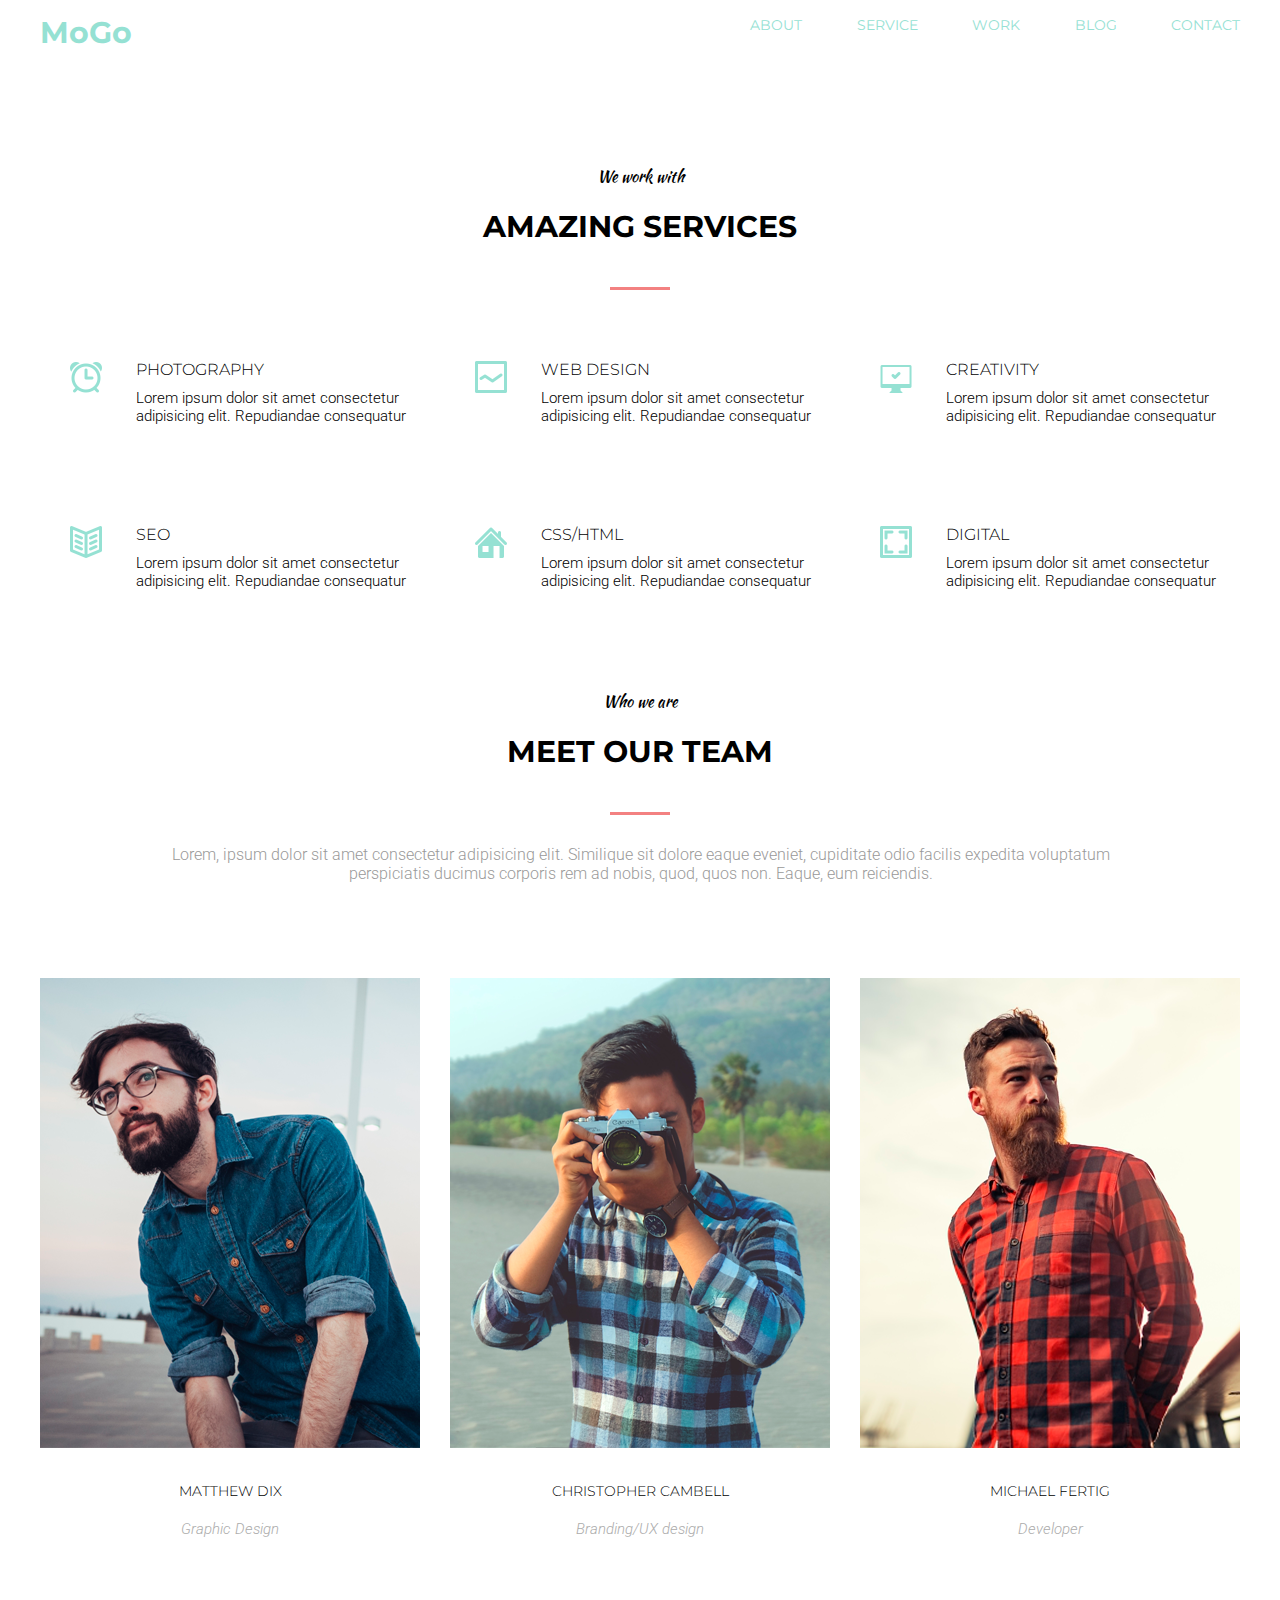
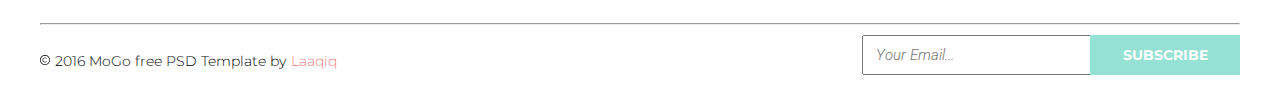
<file: module-06/index.html>
<!DOCTYPE html>
<html lang="en">
<head>
    <meta charset="UTF-8">
    <meta name="viewport" content="width=device-width, initial-scale=1.0">
    <link rel="stylesheet" href="./css/style.css">
    <link href="https://fonts.googleapis.com/css?family=Kaushan+Script|Montserrat:300,400,600,700=swap" rel="stylesheet">
    <link href="https://fonts.googleapis.com/css?family=Roboto:300i,400,700&display=swap" rel="stylesheet">
    <title>Module-06</title>
</head>
<body>
    <div class="wrapper">
        <header class="header">
            <div class="logo">
                <div class="text_logo">
                    MoGo
                </div>
            </div>
            <nav class="navigation">
                <ul class="main_menu">
                    <li class="menu_item"> <a href="#">ABOUT</a><div class="line"></div></li>
                    <li class="menu_item"> <a href="#">SERVICE</a><div class="line"></div></li>
                    <li class="menu_item"> <a href="#">WORK</a><div class="line"></div></li>
                    <li class="menu_item"> <a href="#">BLOG</a><div class="line"></div></li>
                    <li class="menu_item"> <a href="#">CONTACT</a><div class="line"></div></li>
                </ul>
            </nav>
        </header>
        <section class="service">
            <p class="curve_text">We work with</p>
            <p class="top_text">AMAZING SERVICES</p>
            <div class="line_1"></div>
            <div class="features">
                <ul class="features_list">
                    <li class="features_list_item">
                        <img class="img" src="./img/photography.png" alt="photo">
                        <p class="features_block">PHOTOGRAPHY</p>
                        <p class="block_text">Lorem ipsum dolor sit amet consectetur adipisicing elit. Repudiandae consequatur</p>
                    </li>
                    <li class="features_list_item">
                        <img class="img" src="./img/web-design.png" alt="web_design">
                        <p class="features_block">WEB DESIGN</p>
                        <p class="block_text">Lorem ipsum dolor sit amet consectetur adipisicing elit. Repudiandae consequatur</p>
                    </li>
                    <li class="features_list_item">
                        <img class="img" src="./img/creativity.png" alt="creativity">
                        <p class="features_block">CREATIVITY</p>
                        <p class="block_text">Lorem ipsum dolor sit amet consectetur adipisicing elit. Repudiandae consequatur</p>
                    </li>
                    <li class="features_list_item">
                        <img class="img" src="./img/seo.png" alt="seo">
                        <p class="features_block">SEO</p>
                        <p class="block_text">Lorem ipsum dolor sit amet consectetur adipisicing elit. Repudiandae consequatur</p>
                    </li>
                    <li class="features_list_item">
                        <img class="img" src="./img/css_html.png" alt="css">
                        <p class="features_block">CSS/HTML</p>
                        <p class="block_text">Lorem ipsum dolor sit amet consectetur adipisicing elit. Repudiandae consequatur</p>
                    </li>
                    <li class="features_list_item">
                        <img class="img" src="./img/digital.png" alt="digital">
                        <p class="features_block">DIGITAL</p>
                        <p class="block_text">Lorem ipsum dolor sit amet consectetur adipisicing elit. Repudiandae consequatur</p>
                    </li>
                </ul>
            </div>
        </section>
        <section class="our_team">
            <p class="curve_text_2">Who we are</p>
            <p class="top_text">MEET OUR TEAM</p>
            <div class="line_2"></div>
            <div class="lorem">
                <p>Lorem, ipsum dolor sit amet consectetur adipisicing elit. Similique sit dolore eaque eveniet, cupiditate odio facilis expedita voluptatum perspiciatis ducimus corporis rem ad nobis, quod, quos non. Eaque, eum reiciendis.</p>
            </div>
            <div class="products_holder">
                <ul class="team_list">
                    <li class="list_team_item">
                        <div class="overlay">
                            <span class="overlay_icon_1">
                                <img class="overlay_icon_fb" src="./img/facebook.png" alt="fb">
                            </span>
                            <span class="overlay_icon_2">
                                <img class="overlay_icon_tw" src="./img/twitter.png" alt="twitter">
                            </span>
                            <span class="overlay_icon_3">
                                <img class="overlay_icon_pn" src="./img/pinteners.png" alt="pinetners">
                            </span>
                            <span class="overlay_icon_4">
                                <img class="overlay_icon_ig" src="./img/instagram.png" alt="instagram">
                            </span>
                        </div>
                        <div class="overlay_img"></div>
                        <div class="overlay_img_1"></div>
                        <img src="./img/grraphic.png" alt="graph_designer" width="380" height="470">
                        <p class="name_guy">MATTHEW DIX</p>
                        <p class="prof_guy">Graphic Design</p>
                    </li>
                    <li class="list_team_item">
                        <div class="overlay">
                            <span class="overlay_icon_1">
                                <img class="overlay_icon_fb" src="./img/facebook.png" alt="fb">
                            </span>
                            <span class="overlay_icon_2">
                                <img class="overlay_icon_tw" src="./img/twitter.png" alt="twitter">
                            </span>
                            <span class="overlay_icon_3">
                                <img class="overlay_icon_pn" src="./img/pinteners.png" alt="pinetners">
                            </span>
                            <span class="overlay_icon_4">
                                <img class="overlay_icon_ig" src="./img/instagram.png" alt="instagram">
                            </span>
                        </div>
                        <div class="overlay_img"></div>
                        <div class="overlay_img_1"></div>
                        <img src="./img/design.png" alt="brand_designer" width="380" height="470">
                        <p class="name_guy">CHRISTOPHER CAMBELL</p>
                        <p class="prof_guy">Branding/UX design</p>
                    </li>
                    <li class="list_team_item">
                        <div class="overlay">
                            <span class="overlay_icon_1">
                                <img class="overlay_icon_fb" src="./img/facebook.png" alt="fb">
                            </span>
                            <span class="overlay_icon_2">
                                <img class="overlay_icon_tw" src="./img/twitter.png" alt="twitter">
                            </span>
                            <span class="overlay_icon_3">
                                <img class="overlay_icon_pn" src="./img/pinteners.png" alt="pinetners">
                            </span>
                            <span class="overlay_icon_4">
                                <img class="overlay_icon_ig" src="./img/instagram.png" alt="instagram">
                            </span>
                        </div>
                        <div class="overlay_img"></div>
                        <div class="overlay_img_1"></div>
                        <img src="./img/developer.png" alt="developer" width="380" height="470">
                        <p class="name_guy">MICHAEL FERTIG</p>
                        <p class="prof_guy">Developer</p>
                    </li>
                </ul>
                <hr>
            </div>
        </section>
        <footer>
            <div class="footer_text">
                <svg id="Capa_1" enable-background="new 0 0 443.294 443.294" height="10" viewBox="0 0 443.294 443.294" width="10" xmlns="http://www.w3.org/2000/svg"><path d="m221.647 443.294c-122.214 0-221.647-99.433-221.647-221.647s99.433-221.647 221.647-221.647 221.647 99.433 221.647 221.647-99.433 221.647-221.647 221.647zm0-415.588c-106.941 0-193.941 87-193.941 193.941s87 193.941 193.941 193.941 193.941-87 193.941-193.941-87-193.941-193.941-193.941z"/><path d="m221.647 332.471c-61.107 0-110.824-49.716-110.824-110.824s49.716-110.824 110.824-110.824c30.046 0 58.158 11.824 79.181 33.293l-19.805 19.372c-15.76-16.099-36.837-24.96-59.376-24.96-45.834 0-83.118 37.284-83.118 83.118s37.284 83.118 83.118 83.118c22.525 0 43.602-8.861 59.376-24.96l19.778 19.4c-21.01 21.456-49.121 33.266-79.154 33.267z"/></svg>
                <p class="MoGo">2016 MoGo free PSD Template by</p>
                <p class="color_text">Laaqiq</p>
                <form action="e-mail">
                    <input class="e_mail" type="email" name="name" placeholder="Your Email..." id="mail">
                    <div class="button_mail">
                    <p class="button_mail_p">SUBSCRIBE</p>
                    </div>
                </form>
            </div>
        </footer>
    </div>
</body>
</html>
</file>
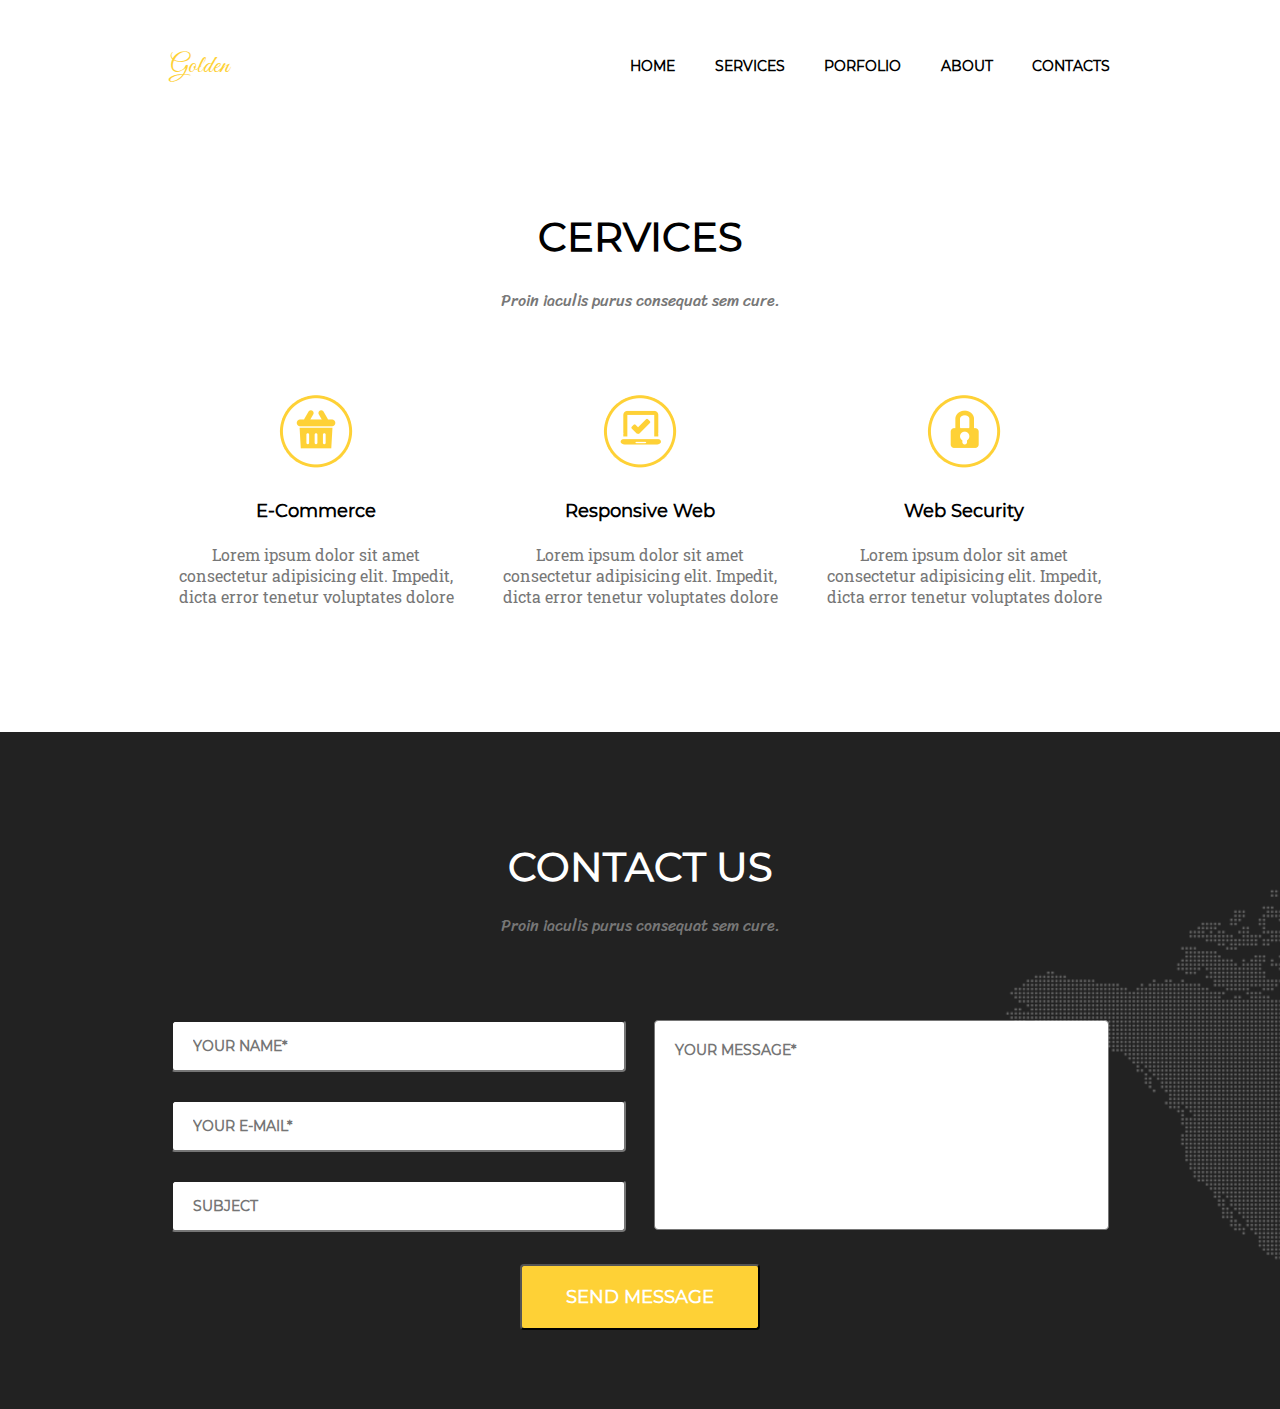
<file: module-07/index.html>
<!DOCTYPE html>
<html lang="en">
<head>
    <meta charset="UTF-8">
    <meta name="viewport" content="width=device-width, initial-scale=1.0">
    <link href="https://fonts.googleapis.com/css?family=Great+Vibes&display=swap" rel="stylesheet">
    <link href="https://fonts.googleapis.com/css?family=Sriracha&display=swap" rel="stylesheet">
    <link rel="stylesheet" href="./css/style.css">
    <link rel="stylesheet" href="./css/fonts.css">
    <title>Document</title>
</head>
<body>
    <div class="wrapper">
        <header class="header">
            <div class="logo">
                <div class="text_logo">
                    Golden
                </div>
            </div>
            <nav class="navigation">
                <ul class="main_menu">
                    <li class="menu_item"> <a href="#">HOME</a><div class="line"></div></li>
                    <li class="menu_item"> <a href="#">SERVICES</a><div class="line"></div></li>
                    <li class="menu_item"> <a href="#">PORFOLIO</a><div class="line"></div></li>
                    <li class="menu_item"> <a href="#">ABOUT</a><div class="line"></div></li>
                    <li class="menu_item"> <a href="#">CONTACTS</a><div class="line"></div></li>
                </ul>
            </nav>
        </header>
        <section class="cervice">
            <p class="title">CERVICES</p>
            <p class="sub_title">Proin iaculis purus consequat sem cure.</p>
            <div class="features">
                <ul class="features_list">
                    <li class="features_list_item">
                        <img class="item_img" src="./img/bucket.png" alt="item">
                        <div class="circle_1">
                            <img class="circle" src="./img/circle.png" alt="circle">
                        </div>
                        <p class="features_block">E-Commerce</p>
                        <p class="block_text">Lorem ipsum dolor sit amet consectetur adipisicing elit. Impedit, dicta error tenetur voluptates dolore</p>
                    </li>
                    <li class="features_list_item">
                        <img class="item_img" src="./img/laptop.png" alt="item">
                        <div class="circle_1">
                            <img class="circle" src="./img/circle.png" alt="circle">
                        </div>
                        <p class="features_block">Responsive Web</p>
                        <p class="block_text">Lorem ipsum dolor sit amet consectetur adipisicing elit. Impedit, dicta error tenetur voluptates dolore</p>
                    </li>
                    <li class="features_list_item">
                        <img class="item_img_1" src="./img/lock.png" alt="item">
                        <div class="circle_1">
                            <img class="circle" src="./img/circle.png" alt="circle">
                        </div>
                        <p class="features_block">Web Security</p>
                        <p class="block_text">Lorem ipsum dolor sit amet consectetur adipisicing elit. Impedit, dicta error tenetur voluptates dolore</p>
                    </li>
                </ul>
            </div>
        </section>
        <section class="contacts">
            <div class="img_bg"><img src="./img/map.png" alt="map"></div>
            <div class="title_top_1">
                <p class="title_1">CONTACT US</p>
            </div>
            <p class="sub_title">Proin iaculis purus consequat sem cure.</p>
            <div class="wrap">
                <div class="block_1">
                    <div class="name">
                        <input class="name_holder" type="text" name="name" id="name" placeholder="YOUR NAME*">
                        <div class="form-shape"></div>
                    </div>
                    <div class="mail">
                        <input class="mail_holder" type="email" name="name" id="mail" placeholder="YOUR E-MAIL*">
                    </div>
                    <div class="subject">
                        <input class="subject_holder" type="text" name="anyText" id="subject" placeholder="SUBJECT">
                    </div>
                </div>
                <div class="block_2">
                    <div class="message">
                        <textarea class="message_holder" name="message" id="" cols="30" rows="10" placeholder="YOUR MESSAGE*"></textarea>
                    </div>
                </div>
            </div>
            <div class="send_massage">
                <button>SEND MESSAGE</button>
            </div>
        </section>
    </div>
</body>
</html>
</file>
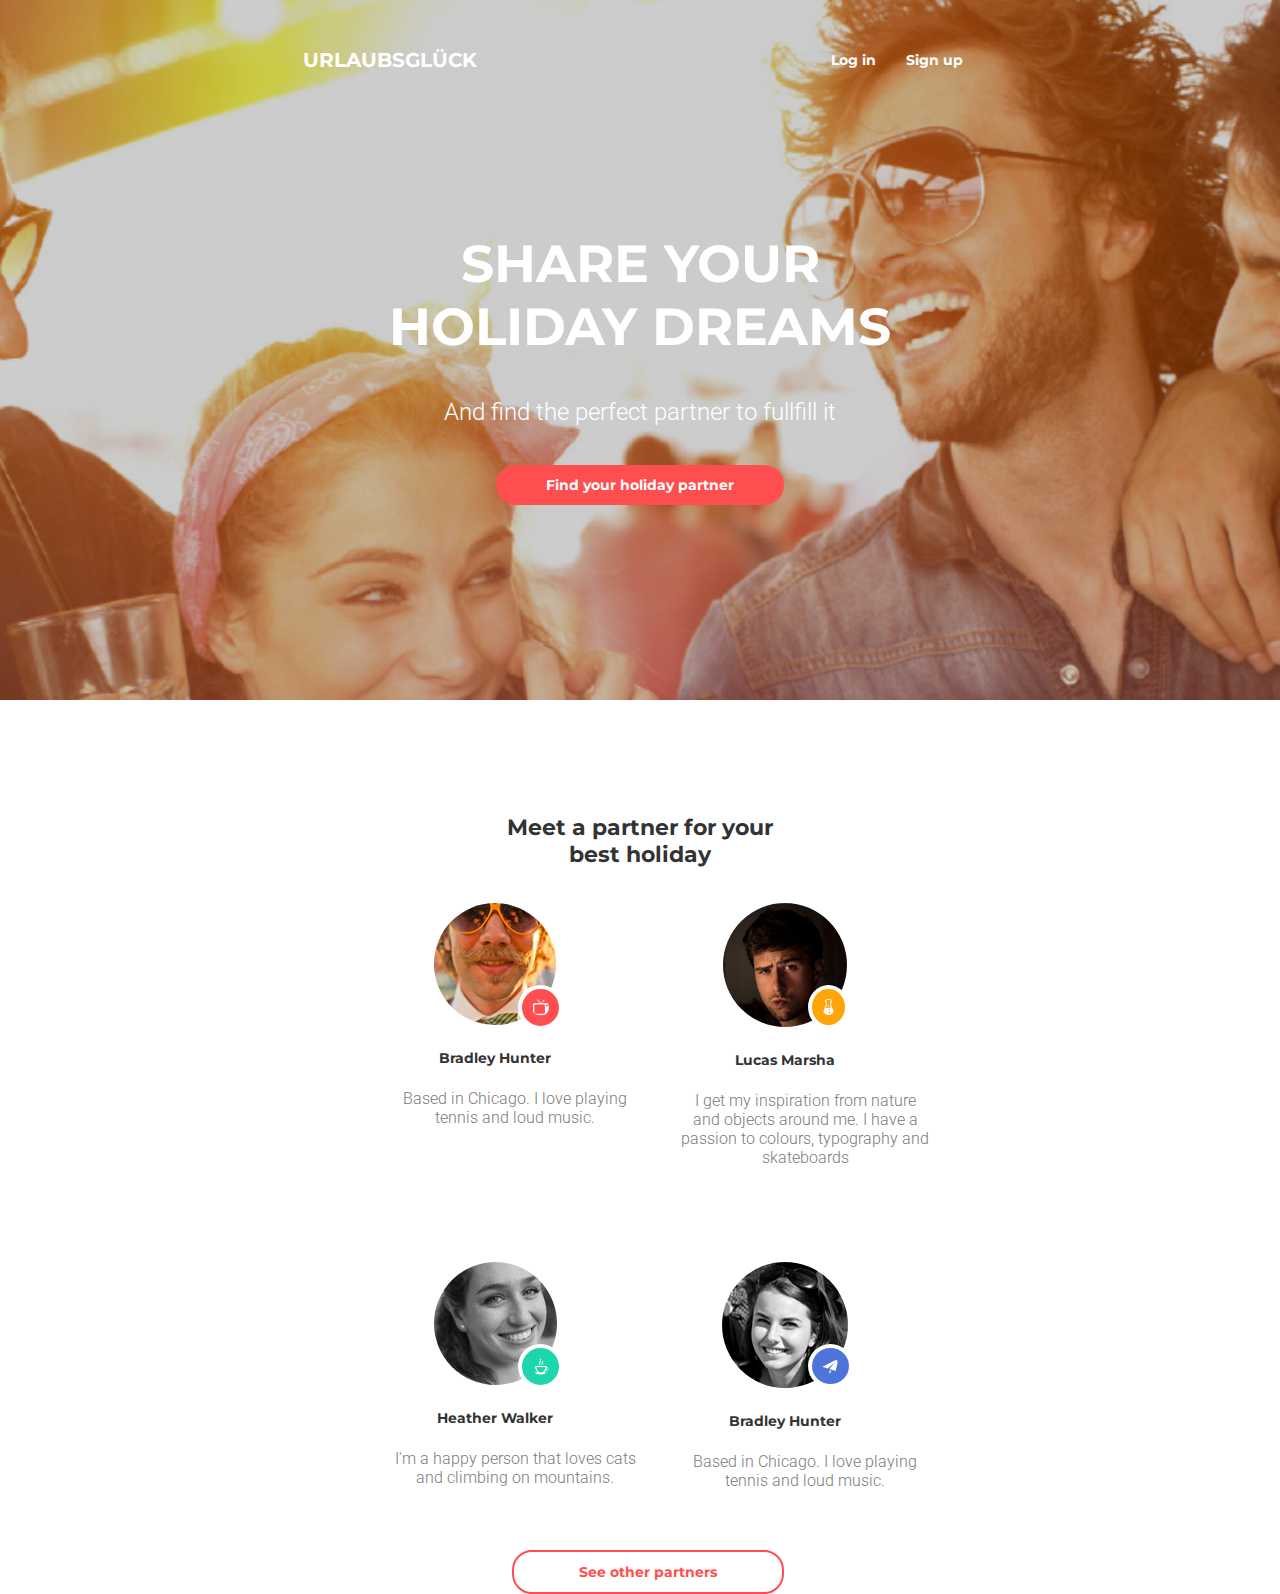
<file: module-08/index.html>
<!DOCTYPE html>
<html lang="en">
<head>
    <meta charset="UTF-8">
    <meta name="viewport" content="width=device-width, initial-scale=1.0">
    <link href="https://fonts.googleapis.com/css?family=Montserrat:300,400,700|Roboto:300,400,700&display=swap" rel="stylesheet">
    <link rel="stylesheet" href="./css/style.css">
    <title>module-08</title>
</head>
<body>
    <div class="wrapper">
        <div class="header">
            <nav class="navigation">
                <ul class="main_menu">
                    <li class="menu_item"><a href="#">Log in</a></li>
                    <li class="menu_item"><a href="#">Sign up</a></li>
                </ul>
            </nav>
            <div class="text_de">
                <p class="de">URLAUBSGLÜCK</p>
            </div>
        </div>
        <section class="promo">
            <p class="title">SHARE YOUR HOLIDAY DREAMS</p>
            <p class="sub_title">And find the perfect partner to fullfill it</p>
            <div class="button">
                <a href="#">Find your holiday partner</a>
            </div>
        </section>
        <p class="title_partners">Meet a partner for your best holiday</p>
        <section class="partners">
            <div class="hunter_box">
                <img class="hunter_img" src="./img/mobile/hunter.png" alt="hunter">
                <img class="logo_tv" src="./img/mobile/tv_logo.png" alt="tv">
                <p class="hunter_name">Bradley Hunter</p>
                <p class="hunter_text">Based in Chicago. I love playing tennis and loud music.</p>
            </div>
            <div class="hunter_box">
                <img class="hunter_img" src="./img/mobile/marsha.png" alt="marsha">
                <img class="logo_glass" src="./img/mobile/glass_logo.png" alt="glass">
                <p class="hunter_name">Lucas Marsha</p>
                <p class="hunter_text">I get my inspiration from nature and objects around me. I have a passion to colours, typography and skateboards</p>
            </div>
            <div class="hunter_box">
                <img class="hunter_img" src="./img/mobile/walker.png" alt="walker">
                <img class="logo_cofee" src="./img/mobile/cofee_logo.png" alt="cofee">
                <p class="hunter_name">Heather Walker</p>
                <p class="hunter_text">I'm a happy person that loves cats and climbing on mountains.</p>
            </div>
            <div class="hunter_box">
                <img class="hunter_img" src="./img/mobile/bradley_girl.png" alt="hunter_girl">
                <img class="logo_tw" src="./img/mobile/twitter_logo.png" alt="twitter">
                <p class="hunter_name">Bradley Hunter</p>
                <p class="hunter_text">Based in Chicago. I love playing tennis and loud music.</p>
            </div>
        </section>
        <div class="button_1">
            <a href="#">See other partners</a>
        </div>
    </div>
</body>
</html>
</file>
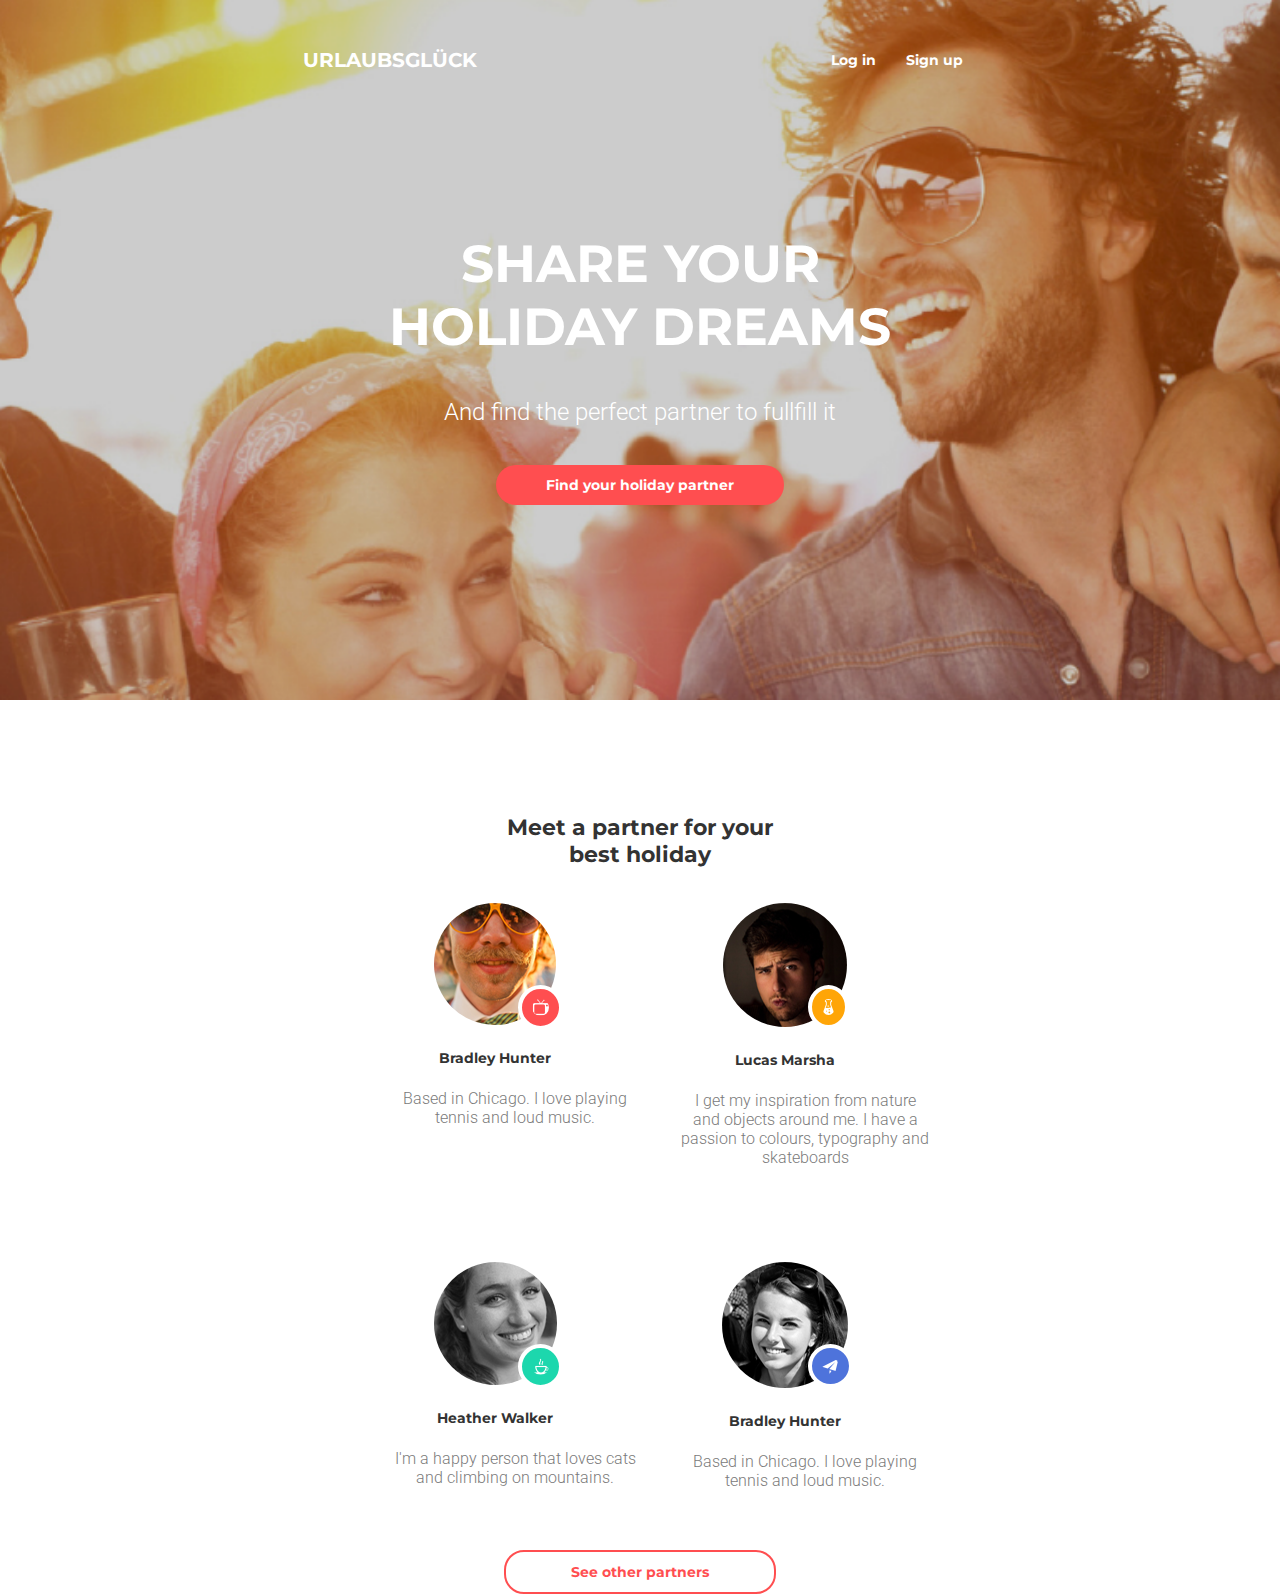
<file: module-09/index.html>
<!DOCTYPE html>
<html lang="en">
<head>
    <meta charset="UTF-8">
    <meta name="viewport" content="width=device-width, initial-scale=1.0">
    <link href="https://fonts.googleapis.com/css?family=Montserrat:300,400,700|Roboto:300,400,700&display=swap" rel="stylesheet">
    <link rel="stylesheet" href="./css/bootstrap-grid.css">
    <link rel="stylesheet" href="./css/style.css">
    <title>module-09</title>
</head>
<body>
    <div class="wrapper container-fluid">
        <div class="header">
            <nav class="navigation">
                <ul class="main_menu">
                    <li class="menu_item"><a href="#">Log in</a></li>
                    <li class="menu_item"><a href="#">Sign up</a></li>
                </ul>
            </nav>
            <div class="text_de">
                <p class="de">URLAUBSGLÜCK</p>
            </div>
        </div>
        <section class="promo">
            <p class="title">SHARE YOUR HOLIDAY DREAMS</p>
            <p class="sub_title">And find the perfect partner to fullfill it</p>
            <div class="button">
                <a href="#">Find your holiday partner</a>
            </div>
        </section>
        <p class="title_partners">Meet a partner for your best holiday</p>
        <section class="partners">
            <div class="hunter_box">
                <img class="hunter_img" src="./img/mobile/hunter.png" alt="hunter">
                <img class="logo_tv" src="./img/mobile/tv_logo.png" alt="tv">
                <p class="hunter_name">Bradley Hunter</p>
                <p class="hunter_text">Based in Chicago. I love playing tennis and loud music.</p>
            </div>
            <div class="hunter_box">
                <img class="hunter_img" src="./img/mobile/marsha.png" alt="marsha">
                <img class="logo_glass" src="./img/mobile/glass_logo.png" alt="glass">
                <p class="hunter_name">Lucas Marsha</p>
                <p class="hunter_text">I get my inspiration from nature and objects around me. I have a passion to colours, typography and skateboards</p>
            </div>
            <div class="hunter_box">
                <img class="hunter_img" src="./img/mobile/walker.png" alt="walker">
                <img class="logo_cofee" src="./img/mobile/cofee_logo.png" alt="cofee">
                <p class="hunter_name">Heather Walker</p>
                <p class="hunter_text">I'm a happy person that loves cats and climbing on mountains.</p>
            </div>
            <div class="hunter_box">
                <img class="hunter_img" src="./img/mobile/bradley_girl.png" alt="hunter_girl">
                <img class="logo_tw" src="./img/mobile/twitter_logo.png" alt="twitter">
                <p class="hunter_name">Bradley Hunter</p>
                <p class="hunter_text">Based in Chicago. I love playing tennis and loud music.</p>
            </div>
        </section>
        <div class="button_1">
            <a href="#">See other partners</a>
        </div>
    </div>
</body>
</html>
</file>
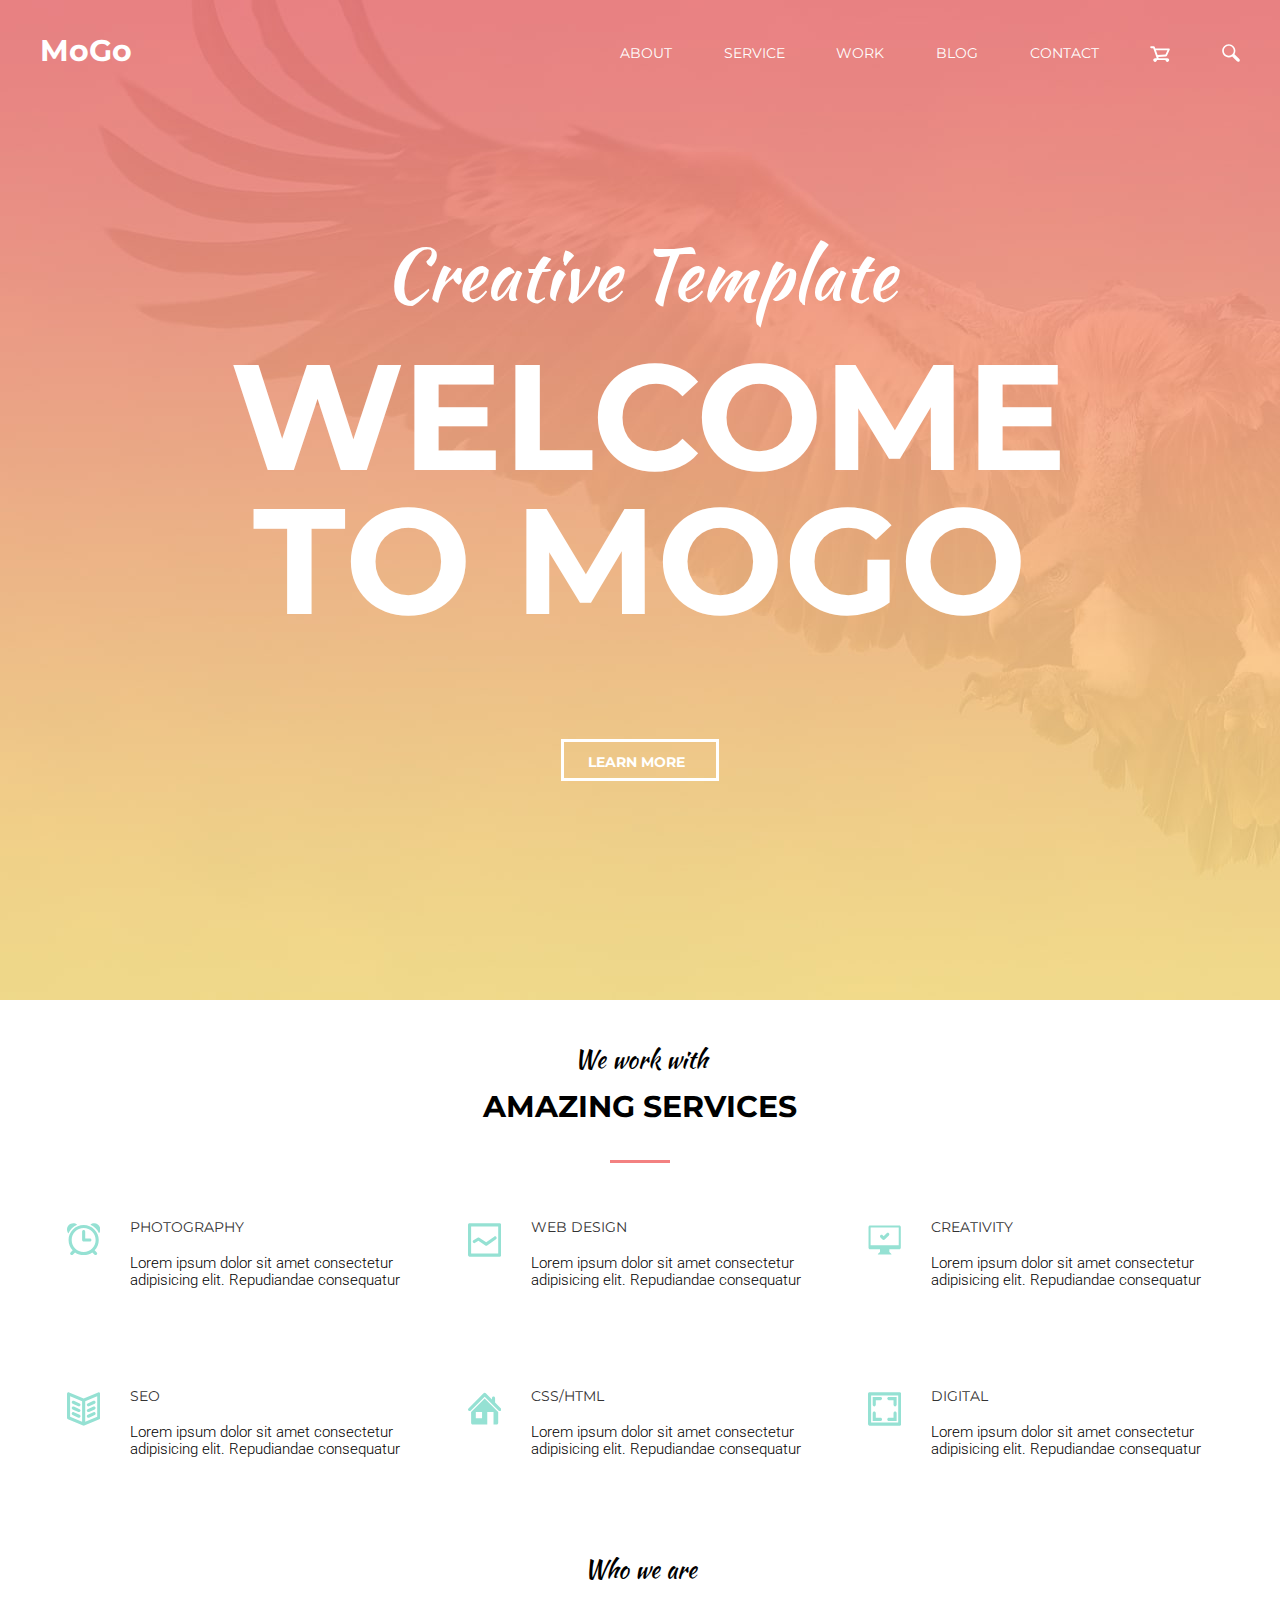
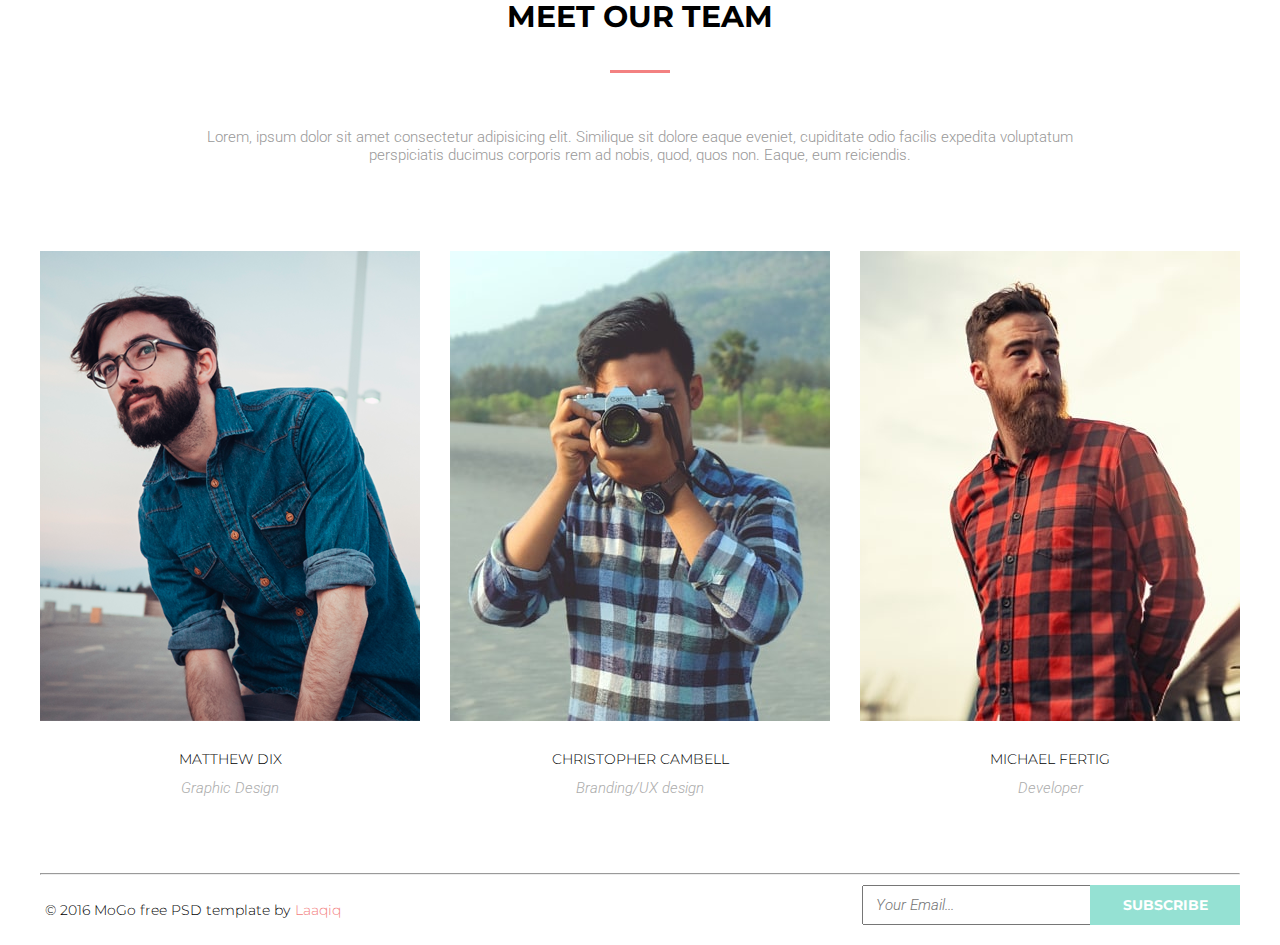
<file: module-10/index.html>
<!DOCTYPE html>
<html lang="en">
<head>
    <meta charset="UTF-8">
    <meta name="viewport" content="width=device-width, initial-scale=1.0">
    <link rel="stylesheet" href="./css/normalize.css">
    <link rel="stylesheet" href="./css/style.css">
    <link href="https://fonts.googleapis.com/css?family=Kaushan+Script|Montserrat:300,400,600,700|Roboto:300,400,500,700&display=swap" rel="stylesheet">
    <title>Document</title>
</head>
<body>
    <div class="wrapper">
        <div class="main-header">
            <header class="header">
                <div class="logo">
                    <div class="text-logo">
                        MoGo
                    </div>
                </div>
                <nav class="navigation">
                    <ul class="main-menu">
                        <li class="menu-item"> <a href="#">ABOUT</a><div class="line"></div></li>
                        <li class="menu-item"> <a href="#">SERVICE</a><div class="line"></div></li>
                        <li class="menu-item"> <a href="#">WORK</a><div class="line"></div></li>
                        <li class="menu-item"> <a href="#">BLOG</a><div class="line"></div></li>
                        <li class="menu-item"> <a href="#">CONTACT</a><div class="line"></div></li>
                        <a href="#">
                            <svg width="20px" height="20px" class="menu-item_icon">
                                <use href='./icons/symbol-defs.svg#icon-shop'></use>
                            </svg>
                        </a>
                        <a href="#">
                            <svg width="18px" height="18px" class="menu-item_icon">
                                <use href='./icons/symbol-defs.svg#icon-zoom'></use>
                            </svg>
                        </a>
                    </ul>
                </nav>
            </header>
            <section class="bunner">
                <p class="sub-title">Creative Template</p>
                <p class="tile">WELCOME TO MOGO</p>
                <a href="#" class="button">LEARN MORE</a>
            </section>
        </div>
        <section class="service">
            <p class="sub-title_srervice">We work with</p>
            <p class="top-text">AMAZING SERVICES</p>
            <div class="top-text_line"></div>
            <div class="features">
                <ul class="features-list">
                    <li class="features-list_item">
                        <svg width="62px" height="42px" class="menu-item_icons">
                            <use href='./icons/symbol-defs.svg#icon-watch'></use>
                        </svg>
                        <div class="block">
                            <p class="features-block">PHOTOGRAPHY</p>
                            <p class="block-text">Lorem ipsum dolor sit amet consectetur adipisicing elit. Repudiandae consequatur</p>
                        </div>
                    </li>
                    <li class="features-list_item">
                        <svg width="62px" height="42px" class="menu-item_icons">
                            <use href='./icons/symbol-defs.svg#icon-web'></use>
                        </svg>
                        <div class="block">
                            <p class="features-block">WEB DESIGN</p>
                            <p class="block-text">Lorem ipsum dolor sit amet consectetur adipisicing elit. Repudiandae consequatur</p>
                        </div>
                    </li>
                    <li class="features-list_item">
                        <svg width="62px" height="42px" class="menu-item_icons">
                            <use href='./icons/symbol-defs.svg#icon-pc'></use>
                        </svg>
                        <div class="block">
                            <p class="features-block">CREATIVITY</p>
                            <p class="block-text">Lorem ipsum dolor sit amet consectetur adipisicing elit. Repudiandae consequatur</p>
                        </div>
                    </li>
                    <li class="features-list_item">
                        <svg width="62px" height="42px" class="menu-item_icons">
                            <use href='./icons/symbol-defs.svg#icon-book'></use>
                        </svg>
                        <div class="block">
                            <p class="features-block">SEO</p>
                            <p class="block-text">Lorem ipsum dolor sit amet consectetur adipisicing elit. Repudiandae consequatur</p>
                        </div>
                    </li>
                    <li class="features-list_item">
                        <svg width="62px" height="42px" class="menu-item_icons">
                            <use href='./icons/symbol-defs.svg#icon-home'></use>
                        </svg>
                        <div class="block">
                            <p class="features-block">CSS/HTML</p>
                            <p class="block-text">Lorem ipsum dolor sit amet consectetur adipisicing elit. Repudiandae consequatur</p>
                        </div>
                    </li>
                    <li class="features-list_item">
                        <svg width="62px" height="42px" class="menu-item_icons">
                            <use href='./icons/symbol-defs.svg#icon-digital'></use>
                        </svg>
                        <div class="block">
                            <p class="features-block">DIGITAL</p>
                            <p class="block-text">Lorem ipsum dolor sit amet consectetur adipisicing elit. Repudiandae consequatur</p>
                        </div>
                    </li>
                </ul>
            </div>
        </section>
        <section class="our-team">
            <p class="sub-title_team">Who we are</p>
            <p class="top-text">MEET OUR TEAM</p>
            <div class="top-text_line"></div>
            <div class="lorem">
                <p>Lorem, ipsum dolor sit amet consectetur adipisicing elit. Similique sit dolore eaque eveniet, cupiditate odio facilis expedita voluptatum perspiciatis ducimus corporis rem ad nobis, quod, quos non. Eaque, eum reiciendis.</p>
            </div>
            <div class="products-holder">
                <ul class="team-list">
                    <li class="list-team_item">
                        <div class="overlay">
                            <div class="overlay-icon_1">
                                <svg width="32px" height="32px" class="overlay-icon_fb">
                                    <use href='./icons/symbol-defs.svg#icon-fb'></use>
                                </svg>
                            </div>
                            <div class="overlay-icon_2">
                                <svg width="30px" height="30px" class="overlay-icon_tw">
                                    <use href='./icons/symbol-defs.svg#icon-tw'></use>
                                </svg>
                            </div>
                            <div class="overlay-icon_3">
                                <svg width="30px" height="30px" class="overlay-icon_pn">
                                    <use href='./icons/symbol-defs.svg#icon-pinteners'></use>
                                </svg>
                            </div>
                            <div class="overlay-icon_4">
                                <svg width="30px" height="30px" class="overlay-icon_ig">
                                    <use href='./icons/symbol-defs.svg#icon-instagram'></use>
                                </svg>
                            </div>
                        </div>
                        <div class="overlay-img"></div>
                        <div class="overlay-img_1"></div>
                        <div class="image-designer"></div>
                        <p class="name-guy">MATTHEW DIX</p>
                        <p class="prof-guy">Graphic Design</p>
                    </li>
                    <li class="list-team_item">
                        <div class="overlay">
                            <div class="overlay-icon_1">
                                <svg width="32px" height="32px" class="overlay-icon_fb">
                                    <use href='./icons/symbol-defs.svg#icon-fb'></use>
                                </svg>
                            </div>
                            <div class="overlay-icon_2">
                                <svg width="30px" height="30px" class="overlay-icon_tw">
                                    <use href='./icons/symbol-defs.svg#icon-tw'></use>
                                </svg>
                            </div>
                            <div class="overlay-icon_3">
                                <svg width="30px" height="30px" class="overlay-icon_pn">
                                    <use href='./icons/symbol-defs.svg#icon-pinteners'></use>
                                </svg>
                            </div>
                            <div class="overlay-icon_4">
                                <svg width="30px" height="30px" class="overlay-icon_ig">
                                    <use href='./icons/symbol-defs.svg#icon-instagram'></use>
                                </svg>
                            </div>
                        </div>
                        <div class="overlay-img"></div>
                        <div class="overlay-img_1"></div>
                        <div class="image-web_designer"></div>
                        <p class="name-guy">CHRISTOPHER CAMBELL</p>
                        <p class="prof-guy">Branding/UX design</p>
                    </li>
                    <li class="list-team_item">
                        <div class="overlay">
                            <div class="overlay-icon_1">
                                <svg width="32px" height="32px" class="overlay-icon_fb">
                                    <use href='./icons/symbol-defs.svg#icon-fb'></use>
                                </svg>
                            </div>
                            <div class="overlay-icon_2">
                                <svg width="30px" height="30px" class="overlay-icon_tw">
                                    <use href='./icons/symbol-defs.svg#icon-tw'></use>
                                </svg>
                            </div>
                            <div class="overlay-icon_3">
                                <svg width="30px" height="30px" class="overlay-icon_pn">
                                    <use href='./icons/symbol-defs.svg#icon-pinteners'></use>
                                </svg>
                            </div>
                            <div class="overlay-icon_4">
                                <svg width="30px" height="30px" class="overlay-icon_ig">
                                    <use href='./icons/symbol-defs.svg#icon-instagram'></use>
                                </svg>
                            </div>
                        </div>
                        <div class="overlay-img"></div>
                        <div class="overlay-img_1"></div>
                        <div class="image-developer"></div>
                        <p class="name-guy">MICHAEL FERTIG</p>
                        <p class="prof-guy">Developer</p>
                    </li>
                </ul>
                <hr>
            </div>
        </section>
        <footer>
            <div class="footer-text">
                <p class="MoGo">© 2016 MoGo free PSD template by</p>
                <p class="color-text">Laaqiq</p>
                <form action="e-mail">
                    <input class="e_mail" type="email" name="name" placeholder="Your Email..." id="mail">
                    <div class="button-mail">
                    <p class="button-mail_p">SUBSCRIBE</p>
                    </div>
                </form>
            </div>
        </footer>
    </div>
</body>
</html>
</file>
<file: module-03/css/style.css>
* {
    margin: 0;
    padding: 0;
    box-sizing: border-box;
}

.wrapper {
    width: 900px;
    display: block;
    margin: 0 auto;
}


.header {
    width: 100%;
    margin-top: 80px;
    margin-bottom: 100px;
}

.menu-top {
    display: flex;
    justify-content: space-between;
    list-style: none;
    text-align: center;
}

.top-navigation {
    margin: 0 140px 0px 100px;

}

.menu-item_link {
    color: #626262;
    text-decoration: none;
    font-family: 'Playfair Display', serif;
    font-weight: 400;
    font-size: 14px;
    }

.menu-item_link:hover {
    color: #03a9f4;
}


.img_holder {
    height: 280px;
    width: 420px;
}

.img_block {
    height: 280px;
    width: 420px;
    margin-bottom: 30px;
}

.box {
    width: 100%;
    
}

.content {
    display: inline-block;
    width: 448px
}

.right {
    margin-left: 28px;
    margin-bottom: 30px;
}

.section {
    display: block;
    font-family: 'Ubuntu', sans-serif;
    font-weight: 300;
    color: #b4ad9e;
}

.second {
    margin-left: 28px;
}

.title {
    font-family: 'Playfair Display', serif;
    font-size: 30px;
    font-weight: 400;
    color: #626262;
    margin-top: 35px;
    margin-bottom: 45px;   
}

.text {
    color: #626262;
    font-family: 'Playfair Display', serif;
    font-weight: 400;
    margin-bottom: 130px;
}

.text1 {
    color: #626262;
    font-family: 'Playfair Display', serif;
    font-weight: 400;
}

span {
    border: 1px solid;
    font-size: 20px;
    padding: 18px 38px;
    color: #626262;
}

.footer {
    text-align: center;
    margin-top: 74px;
    margin-bottom: 70px;
}

span:hover {
    cursor: pointer;
}
</file>
<file: module-04/css/style.css>
* {
  margin: 0;
  padding: 0;
  box-sizing: border-box;
}

.wrapper {
  width: 1110px;
  display: block;
  margin: 0 auto;
}

.header {
  width: 100%;
  padding: 10px 0;
  height: auto;
  margin-top: 30px;
}

.menu_item {
  list-style: none;
  display: inline-block;
  padding: 0 20px;
}

.menu_item a {
  font-family: 'Open Sans', sans-serif;
  font-size: 14px;
  font-weight: 800;
  text-decoration: none;
  color: #000;
}


.menu_item a:hover {
  color: #1abc9c;
}

.logo {
  float: left;
  font-family: 'Roboto', sans-serif;
}

.navigation {
  float: right;
}

.text_logo {
  font-weight: 300;
  font-size: 21px;
}

.text_logo::first-letter {
  color: #1abc9c;
  font-weight: 700;
  font-size: 21px;
}

/* featured block */

.featured {
  width: 100%;
  display: block;
  margin: 110px 0 0 0;
}

.title {
  text-align: center;
  font-family: 'Roboto', sans-serif;
  font-weight: 700;
  font-size: 48px;
}

.line {
  width: 164px;
  height: 7px;
  background: #1abc9c;
  display: block;
  margin: 28px auto 92px auto;
}

.product_item {
  background: #e9f0fd;
  width: calc(25% - 20px);
  display: block;
  float: left;
  margin: 0 10px;
}

.card_img {
  width: 100%;
}

.product_img {
  display: block;
  height: 280px;
  width: 255px;
}

.product_item:first-child {
  margin-left: 0;
}

.product_item:last-child {
  margin-right: 0;
}

.clear {
  clear: both;
}

.top_holder {
  margin-bottom: 30px;
  }

.text_holder {
  width: 257px;
  height: 40px;
  display: block;
  color: #fff;
  font-family: 'Roboto', sans-serif;
  font-size: 18px;
  font-weight: 700;
  margin-top: 10px;
  }

.product_name  {
  background: #525050;
  padding: 9px 23px 10px 14px;
  float: left;
  transition: all .3s linear;
}

.product_coast {
  background: #8c8c8c;
  padding: 9px 5px 5px 13px;
  float: right;
}

.product_item:hover > .card > .text_holder .product_name {
  background: #a3de99;
  transition: all .3s linear;
}

.product_item:hover > .card > .text_holder .product_coast {
  background: #7fd9c7;
  transition: all .3s linear;
}

.product_info1 {
  height: 40px;
  width: 200px;
}

.product_info2 {
  height: 40px;
  width: 57px;
}

/* news block */

.title_news {
  text-align: center;
  font-family: 'Roboto', sans-serif;
  font-weight: 700;
  font-size: 48px;
  margin-top: 105px;
}

.news_holder {
  width: 100%;
  height: auto;
  display: block;
}


.news_item {
  width: calc(33.3% - 20px);
  display: inline-block;
  float: left;
  margin: 0 10px;
  font-family: 'Open Sans', sans-serif;
}

.news_img {
  width: 100%;
}

.news_image {
  display: block;
  height: 260px;
  width: 350px;
}

.title1 {
  font-family: 'Open Sans', sans-serif;
  font-size: 18px;
  margin: 18px auto 16px auto;
  font-weight: 600;
}

.line1 {
  width: 136px;
  height: 4px;
  background: #1abc9c;
  display: block;
  margin: 16px 212px 32px auto;
}


.text {
  font-family: 'Open Sans', sans-serif;
  font-size: 14px;
}

.more {
  width: 160px;
  height: 50px;
  margin: 17px 0px 80px 0px;
  background: #4ec6ab;
  font-size: 16px;
  color: #fff;
  border: 1px solid #4ec6ab;
  border-radius: 4px;
}

.button {
  display: block;
  padding: 13px 0px 0px 39px;
}

.button:hover {
  cursor: pointer;
}
</file>
<file: module-05/css/style.css>
* {
    margin: 0;
    padding: 0;
    box-sizing: border-box;
  }
  
  .wrapper {
    width: 1600px;
    display: block;
    margin: 0 auto;
  }
  
  .header {
    width: 1110px;
    padding: 10px 0;
    height: auto;
    margin: 40px 0 40px 245px;
    display: inline-block;
    
  }
  
  .menu_item {
    list-style: none;
    display: inline-block;
    padding: 0 20px;
  }
 
  
  .menu_item a {
    font-family: 'Open Sans', sans-serif;
    font-size: 14px;
    font-weight: 700;
    text-decoration: none;
    color: #000;
  }

  .menu_item a:hover {
    color: #1abc9c;
  }
    
  .logo {
    float: left;
    font-family: 'Roboto', sans-serif;
  }
  
  .navigation {
    float: right;
    margin-top: 10px;
  }

  .first {
    color: #1abc9c;
  }
 
  .text_logo {
    font-weight: 300;
    font-size: 30px;
  }
  
  .text_logo::first-letter {
    color: #1abc9c;
    font-weight: 700;
    font-size: 30px;
  }

  

                                                  /* section 1 */



.img_holder {
  width: 100%;
  height: 602px;
  background-color: #111;
}

.img_background {
  opacity: 0.5;
}

   .discription {
    color: #ffffff;
    font-family: 'Roboto', sans-serif;
    font-weight: 300;
    text-align: left;
    position: absolute;
    left: 587px;
    top: 305px;
    background: none;
}

  .tour {
    font-size: 60px;
    margin-bottom: 37px;
  }

  .chois {
    font-size: 24px;
  }
  
  .rectangle_1 {
    opacity: 0.651;
    position: absolute;
    left: -186px;
    top: 6px;
    width: 104px;
    height: 104px;
    background-color: rgba(78, 198, 171, 0);
  }


  .rectangle_2 {
    opacity: 0.651;
    position: absolute;
    left: 830px;
    top: 6px;
    width: 104px;
    height: 104px;
    background-color: rgba(78, 198, 171, 0);
  }  

  .button {
    width: 104px;
    height: 104px;
    color: #fff;
    background-color: rgb(78, 198, 171);
  }

  .rectangle_1:hover {
    background-color: rgb(26, 188, 156);
    opacity: 1;
    cursor: pointer;
  }

  .rectangle_2:hover {
    background-color: rgb(26, 188, 156);
    opacity: 1;
    cursor: pointer;
  }



      
                                              /* section_2 */

  .section_2 {
    display: block;
    width: 1110px;
    margin: 100px auto 0px auto;
  }

  
  .title {
    text-align: center;
    font-family: 'Roboto', sans-serif;
    font-weight: 700;
    font-size: 48px;
    margin-bottom: 80px;
    
  }

  .line {
    width: 160px;
    height: 10px;
    background: #1abc9c;
    display: block;
    margin: 30px auto 95px auto;
    }  

  .product_item {
    width: calc(25% - 20px);
    display: block;
    float: left;
    margin: 0 13px;
    
  }
  
  .card_img {
    width: 100%;
  }
  
  .product_img {
    display: block;
    height: 280px;
    width: 255px;
  }
  
  .product_item:first-child {
    margin-left: 0;
  }
  
  .product_item:last-child {
    margin-right: 0;
  }
  

  .text_holder {
    width: 256px;
    height: 40px;
    display: block;
    color: #fff;
    font-size: 18px;
    font-weight: 300;
    margin-bottom: 100px;
    }
  
  .product_name  {
    background: #525050;
    padding: 10px 23px 10px 14px;
    float: left;
    transition: all .3s linear;
    font-family: 'Roboto', sans-serif;
    font-weight: 900;
    font-size: 18px;
  }
  
  .product_coast {
    background: #8c8c8c;
    padding: 8px 5px 5px 14px;
    float: right;
    font-family: 'Roboto', sans-serif;
    font-weight: 900;
    font-size: 18px;
  }
  
  .product_item:hover > .card > .text_holder .product_name {
    background: #1abc9c;
    transition: all .3s linear;
  }
  
  .product_item:hover > .card > .text_holder .product_coast {
    background: #7fd9c7;
    transition: all .3s linear;
  }
  
  .product_info1 {
    height: 40px;
    width: 199px;
  }
  
  .product_info2 {
    height: 40px;
    width: 57px;
  }

  .clear {
    clear: both;
  }

  .overlay {
    width: 255px;
    height: 280px;
    border-width: 10px;
    border-color: rgb(255, 255, 255);
    border-style: solid;
    background-color: rgb(0, 0, 0);
    opacity: 0;
    position: absolute;
  }

  
  .card:hover .overlay {
    background-color: rgba(0, 0, 0, 0.5);
    opacity: 1;
  }

  
  .overlay_icon_1 {
    position: absolute;
    width: 50px;
    height: 50px;
    border: #fff solid 1px;
    top: 90px;
    left: 35px;
   }

  
  .overlay_icon_1:hover {
    background-color: rgb(26, 188, 156);
    opacity: 1;
    border: none;
    cursor: pointer;
  }

   
  
  .icon_img {
    margin-top: 12px;
    margin-left: 12px;
  }

  .push_like:hover {
    background: url("../img/heart.svg");
    
  }

  .icon {
    fill: #fff;
  }

    .overlay_icon_2 {
    position: absolute;
    display: inline-block;
    border: #fff solid 1px;
    width: 50px;
    height: 50px;
    top: 90px;
    left: 90px;
  }

  .overlay_icon_2:hover {
    background-color: #1abc9c;
    border: none;
    cursor: pointer;
  }

  
  .push_arrow:hover {
    background: url(../img/shuffle.svg);
  }

  .overlay_icon_3 {
    position: absolute;
    display: inline-block;
    width: 50px;
    height: 50px;
    border: #fff solid 1px;
    top: 90px;
    left: 145px;
  }

  .push_time {
      border: none;
      display: inline-block;
      width: 1px;
      height: 1px;
      top: 90px;
      left: 145px;
      opacity: 0.9;
  }

  .push_time:hover {
    background: url(../img/time.svg);
  }

  .overlay_icon_3:hover {
    background-color: #1abc9c;
    border: none;
    cursor: pointer;
  }

  .icon_img_3 {
    margin-top: 12px;
  }

   .overlay_icon_4 {
    position: absolute;
    display: inline-block;
    width: 160px;
    height: 50px;
    border: #fff solid 1px;
    background: #323232;
    top: 145px;
    left: 35px;
    font-family: 'Open Sans', sans-serif;
    font-weight: 300;
    color: #fff;
    font-size: 14px;
  }
  
  .text {
    margin: -29px 10px 0px 54px;
  }

  .icon_img_4 {
    margin-top: 8px;
    margin-left: 12px;
  }

  .push_buy {
    border: none;
    display: inline-block;
    width: 1px;
    height: 1px;
    top: 145px;
    left: 35px;
    opacity: 0.9;
  }

.push_buy:hover {
  background: url(../img/supermarket.svg);
}

  .overlay_icon_4:hover {
    background-color: #1abc9c;
    border: none;
    cursor: pointer;
  }

.footer {
  width: 1600px;
  height: 90px;
  text-align: center;
  font-family: 'Open Sans', sans-serif;
  font-size: 16px;
  color: #fff;
  background-color: #323232;
  padding-top: 38px;
}

.last_word {
  color: #46bfa9;
}
  

.rights {
  background: url(../img/copyright-guidelines.svg);
  fill: #fff;
}
</file>
<file: module-06/css/style.css>
* {
    margin: 0;
    padding: 0;
    box-sizing: border-box;
  }
  
  .wrapper {
    width: 1200px;
    margin: 0 auto;
  }
  
  .header {
    display: flex;
    align-items: center;
    justify-content: space-between;
    min-height: 65px;
  }

  .main_menu {
      display: flex;
      width: 490px;
      justify-content: space-between;
      margin: 0;
      padding: 0;
  }

  .text_logo {
    color: #95e1d3;
    font-family: 'Montserrat', sans-serif;
    font-size: 30px;
    font-weight: 700;
    
  }
  
  .menu_item {
    list-style: none;
  }

  .menu_item a {
    font-family: 'Montserrat', sans-serif;
    font-size: 14px;
    font-weight: 400;
    text-decoration: none;
    color: #95e1d3;
    position: relative;
  }

  .menu_item a:hover {
      color: #f38181;
  }

  .line {
    margin-top: 12px;
    height: 3px;
    background: #f38181;
    opacity: 0;
    transition: all 0.5s;
  
}
.menu_item:hover > .line {
    display: block;
    opacity: 1;
    background: #f38181;
    transition: all 0.5s;
    animation: lineanimation 200ms linear ;
}

@keyframes lineanimation {
    0% {
        width: 0;
    }
    100% {
        width: 100%;
    }
}


                                                  /* service */


p {
  display: block;
  text-align: center;
}

.curve_text {
  margin-top: 100px;
  font-family: 'Kaushan Script', cursive;
}

.top_text {
  font-family: 'Montserrat', sans-serif;
  font-size: 30px;
  font-weight: 700;
  margin-bottom: 42px;
  margin-top: 20px;
}

.line_1 {
  height: 3px;
  width: 60px;
  background-color: #f38181;
  margin-left: 570px;
  margin-bottom: 70px;
}

.features_list {
  display: flex;
  flex-wrap: wrap;
  justify-content: space-between;
  margin: 0;
  padding: 0;
  list-style: none;
}

.features_list_item {
  flex-basis: 390px;
  flex-grow: 0;
  flex-shrink: 0;
  margin-bottom: 100px;
  
}

.features_block {
  font-family: 'Montserrat', sans-serif;
  font-weight: 300;
  font-style: 14px;
  text-align: left;
  display: inline-block;
  margin-top: 0;
  margin-bottom: 10px;
}

.block_text {
  font-family: 'Roboto', sans-serif;
  font-weight: 300;
  font-size: 15px;
  text-align: left;
  margin: 0 0 0 96px;
}

.img {
  margin: 0 30px -18px 30px;
  cursor: pointer;
}
 
                                                  /* team */

.curve_text_2 {
  margin: 0;
  font-family: 'Kaushan Script', cursive;
}

.line_2 {
  height: 3px;
  width: 60px;
  background-color: #f38181;
  margin-left: 570px;
  margin-bottom: 30px;
}

.lorem {
  display: inline-block;
  width: 942px;
  text-align: center;
  margin: 0 0 95px 130px;
  font-family: 'Roboto',  sans-serif;
  font-weight: 300;
  font-style: 15px;
  color: #999999;
}

.team_list {
  list-style: none;
  margin: 0;
  padding: 0;
  display: flex;
  justify-content: space-between;
}

.list_team_item {
  position: relative;
}

.overlay_img {
  background: rgb(149, 225, 211);
  position: absolute;
  width: 380px;
  height: 10px;
  opacity: 0;
  left: 0;
  top: 460px;
}

.overlay_img_1 {
  background: rgb(149, 225, 211);
  position: absolute;
  width: 10px;
  height: 460px;
  opacity: 0;
  left: 370px;
  top: 0px;
}

.overlay {
  left: -10px;
  top: -10px;
  width: 380px;
  height: 470px;
  background-image: -webkit-linear-gradient( 90deg, rgb(252,227,138) 0%, rgb(243,129,129) 100%);
  position: absolute;
  opacity: 0;
}

.overlay_icon_1 {
  width: 55px;
  height: 55px;
  background-color: #fce38a;
  display: inline-block;
  position: absolute;
  top: 207px;
  left: 78px;
  cursor: pointer;
}

.overlay_icon_fb {
  position: absolute;
  top: 15px;
  left: 22px;
}

.overlay_icon_1:hover {
  background-color: #95e1d3;
}

.overlay_icon_2 {
  width: 55px;
  height: 55px;
  background-color: #fce38a;
  display: inline-block;
  position: absolute;
  top: 207px;
  left: 134px;
  cursor: pointer;
}

.overlay_icon_tw {
  position: absolute;
  top: 17px;
  left: 15px;
}

.overlay_icon_2:hover {
  background-color: #95e1d3;
}

.overlay_icon_3 {
  width: 55px;
  height: 55px;
  background-color: #fce38a;
  display: inline-block;
  position: absolute;
  top: 207px;
  left: 190px;
  cursor: pointer;
}

.overlay_icon_pn {
  position: absolute;
  top: 17px;
  left: 15px;
}

.overlay_icon_3:hover {
  background-color: #95e1d3;
}

.overlay_icon_4 {
  width: 55px;
  height: 55px;
  background-color: #fce38a;
  display: inline-block;
  position: absolute;
  top: 207px;
  left: 246px;
  cursor: pointer;
}

.overlay_icon_ig {
  position: absolute;
  top: 17px;
  left: 15px;
}

.overlay_icon_4:hover {
  background-color: #95e1d3;
}

.list_team_item:hover .overlay {
  opacity: 0.9;
  z-index: 2;
  transition: all 0.5s;
  animation: lineanimation 200ms linear ;
}

@keyframes lineanimation {
  0% {
      width: 0;
  }
  100% {
      width: 100%;
  }
}


.list_team_item:hover .overlay_img {
  opacity: 0.9;
  z-index: 1;
}

.list_team_item:hover .overlay_img_1 {
  opacity: 0.9;
  z-index: 1;
}

hr {
  margin: 0;
}

.name_guy {
  font-family: 'Montserrat', sans-serif;
  font-weight: 300;
  font-size: 14px;
  margin-top: 30px;
  margin-bottom: 20px;
}

.prof_guy {
  font-family: 'Roboto', sans-serif;
  font-weight: 300;
  font-size: 15px;
  font-style: italic;
  margin-bottom: 85px;
  color: #acacac;
}



                                  /* footer */


.footer_text {
  display: flex;
  text-align: center;
  width: 100%;
  font-family: 'Montserrat', sans-serif;
  font-weight: 300;
  font-size: 14px;
}
.MoGo {
  display: inline-block;
  margin-top: 27px;
  margin-bottom: 27px;
  margin-left: 5px;
}
.color_text {
  display: inline-block;
  color: #f38181;
  margin-top: 27px;
  margin-left: 5px;
}

form {
  display: inline-block;
  margin-left: auto;
  margin-top: 10px;
  }


.button_mail {
  font-weight: 700;
  color: #ffffff;
  background-color: #95e1d3;
  width: 150px;
  height: 40px;
  display: inline-block;
  margin-left: -5px;
}

.button_mail:hover {
  cursor: pointer;
}

.e_mail {
  width: 229px;
  height: 40px;
  font-family: 'Roboto',  sans-serif;
  font-weight: 300;
  font-size: 15px;
  font-style: italic;
  color: #d2d2d2;
  padding-left: 12px;
}

.button_mail_p {
  margin-top: 11px;
  text-align: center;
  color: #ffffff;
}

#Capa_1 {
  margin-top: 30px;
}
</file>
<file: module-07/css/style.css>
*{
    margin: 0;
    padding: 0;
    box-sizing: border-box;
  }
  
  .wrapper {
    margin: 0 auto;
  }
  
  .header {
    width: 940px;
    display: flex;
    align-items: center;
    justify-content: space-between;
    margin: 0 auto;
    margin-bottom: 130px;
    margin-top: 50px;
  }

  .main_menu {
    display: flex;
    width: 480px;
    justify-content: space-between;
    margin: 0;
    padding: 0;
  }

.logo {
  color: #fed136;
  font-family: 'Great Vibes', cursive;
  font-size: 26px;
  font-weight: 400;
}

  .menu_item {
    list-style: none;
  }

  .menu_item a {
    font-family: 'Montserrat';
    font-weight: 700;
    font-size: 14px;
    text-decoration: none;
    color: black;
  }

  .menu_item a:hover {
    color: #fed136;
  }

  
                                                   /* section service */
  
  

.cervice {
    width: 100%;
    margin: 0 auto;
}

  .title {
    font-family: 'Montserrat';
    font-weight: 700;
    font-size: 40px;
    text-align: center;
    margin-bottom: 25px;
  }

  .sub_title {
    font-family: 'Sriracha', cursive;
    font-size: 16px;
    font-weight: 400;
    color: #777777;
    text-align: center;
    margin-bottom: 80px;
  }

  .features {
    width: 940px;
    display: flex;
    margin: 0 auto;
    justify-content: center; 
  }

  .features_list {
    display: flex;
    flex-wrap: wrap;
    justify-content: space-between;
    margin: 0;
    padding: 0;
    list-style: none;
  }
  
  .features_list_item {
    flex-basis: 289px;
    flex-grow: 0;
    flex-shrink: 0;
    margin-bottom: 125px;
    text-align: center;
    margin-right: 35px;
  }

  .features_list_item:last-child {
    margin-right: 0;
  }
  
  .features_block {
    display: inline-block;
    font-family: 'Montserrat';
    font-weight: 700;
    font-size: 18px;
    margin-bottom: 22px;
  }

  .block_text {
    font-family: 'Roboto Slab';
    font-weight: 400;
    font-style: 14px;
    color: #777777;
  }


  .item_img {
    position: absolute;
    margin: 15px 0px 0px -20px;
  }

  .item_img_1 {
    position: absolute;
    margin: 15px 0px 0px -14px;
  }

.circle_1 {
  margin-bottom: 28px;
}

.circle:hover {
cursor: pointer;
}

.item_img:hover {
  cursor: pointer;
}

.item_img_1:hover {
  cursor: pointer;
}

                                                   /* section contscts */

.contacts {
  width: auto;
  height: 677px;
  margin: 0 auto;
  display: block;
  background: #222222;
}

.title_1 {
  font-family: 'Montserrat';
  font-weight: 700;
  font-size: 40px;
  text-align: center;
  margin-bottom: 20px;
  color: #ffffff;
  display: block;
}

.title_top_1 {
  padding-top: 110px;
}

.wrap {
  display: flex;
  margin: 0 auto;
  justify-content: center;  
}

.message_holder {
  width: 455px;
  height: 210px;
  resize: none;
  border-radius: 4px;
  padding-left: 20px;
  padding-top: 20px;
  font-family: 'Montserrat';
  font-weight: 700;
  font-size: 14px;
  color: #bbbbbb;
}

.block_1 {
  margin-right: 28px;
}

.name_holder {
  width: 455px;
  height: 52px;
  padding-left: 20px;
  border-radius: 4px;
  margin-bottom: 28px;
  font-family: 'Montserrat';
  font-weight: 700;
  font-size: 14px;
  color: #bbbbbb;
}

.mail_holder {
  width: 455px;
  height: 52px;
  padding-left: 20px;
  border-radius: 4px;
  margin-bottom: 28px;
  font-family: 'Montserrat';
  font-weight: 700;
  font-size: 14px;
  color: #bbbbbb;
}

.subject_holder {
  width: 455px;
  height: 52px;
  padding-left: 20px;
  border-radius: 4px;
  font-family: 'Montserrat';
  font-weight: 700;
  font-size: 14px;
  color: #bbbbbb;
}

.img_bg {
  position: absolute;
  margin-left: 1000px;
  margin-top: 129px;
}

button {
  width: 240px;
  height: 66px;
  border-radius: 4px;
  font-family: 'Montserrat';
  font-weight: 700;
  font-size: 18px;
  color: #ffffff;
  background: #fed136;
}

.send_massage {
  margin-top: 30px;
  text-align: center;
}

button:hover {
  cursor: pointer;
}


input:invalid:focus {
  outline: 3px solid red;
  outline-offset: -8px;
 }
 input:valid:focus {
  outline: 3px solid green;
  outline-offset: -8px;
 }

 textarea:valid:focus {
  outline: 3px solid green;
  outline-offset: -8px;
 }

 textarea:invalid:focus {
  outline: 3px solid red;
  outline-offset: -8px;
 }
</file>
<file: module-07/css/fonts.css>
@font-face {
    font-family: 'Montserrat';
    font-style: normal;
    font-weight: 400,700;
    src: url(../fonts/montserrat-v14-latin/montserrat-v14-latin-regular.woff) format('woff'),
         url(../fonts/montserrat-v14-latin/montserrat-v14-latin-regular.woff2) format('woff2'),
         url(../fonts/montserrat-v14-latin/montserrat-v14-latin-700.woff) format('woff'),
        url(../fonts/montserrat-v14-latin/montserrat-v14-latin-700.woff2) format('woff2');
  }

@font-face {
    font-family: 'Roboto Slab';
    font-style: normal;
    font-weight: 400;
    src: url(../fonts/roboto-slab-v11-latin/roboto-slab-v11-latin-regular.woff) format('woff'),
    url(../fonts/roboto-slab-v11-latin/roboto-slab-v11-latin-regular.woff2) format('woff2');
  }
</file>
<file: module-08/css/style.css>
* {
    margin: 0;
    padding: 0;
    box-sizing: border-box;
}

.wrapper {
    margin-left: auto;
    margin-right: auto;
    width: 100%;
    height: 540px;
    background-image: url(../img/mobile/bg_mobile.png);
    background-size: cover;
    background-repeat: no-repeat;
    background-color: black;
}


.header {
    font-family: 'Montserrat', sans-serif;
    width: 170px;
    margin-left: auto;
    margin-right: auto;
}

.main_menu {
    display: flex;
    justify-content: space-between;
    text-align: center;
}

.menu_item {
    list-style: none;
    margin-top: 15px;
}

.menu_item a {
    text-decoration: none;
    font-weight: 700;
    font-size: 14px;
    color: #ffffff;
    border: 2px solid rgba(0, 0, 0, 0);
    border-radius: 20px;
    padding: 5px 13px 5px 13px;
}

.menu_item a:hover {
    border: 2px solid #ffffff;
    border-radius: 20px;
    padding: 5px 13px 5px 13px;
}


.text_de {
    display: flex;
    justify-content: center;
    font-weight: 700;
    font-size: 20px;
    color: #ffffff;
    top: 176px;
    text-align: center;
    margin-top: 133px;
}

.title {
    font-family: 'Montserrat', sans-serif;
    font-weight: 700;
    font-size: 30px;
    color: #ffffff;
    top: 230px;
    text-align: center;
    margin-top: 40px;
    width: 291px;
    margin-right: auto;
    margin-left: auto;
}

.sub_title {
    font-family: 'Roboto', sans-serif;
    font-weight: 300;
    top:  310px;
    font-size: 18px;
    color: #ffffff;
    width: 220px;
    margin-left: auto;
    margin-right: auto;
    text-align: center;
    margin-top: 24px;
    margin-bottom: 37px;
} 

.button {
    margin-left: auto;
    margin-right: auto;
    width: 287px;
}

.button a {
    text-decoration: none;
    font-family: 'Montserrat', sans-serif;
    font-weight: 700;
    font-size: 14px;
    color: #ffffff;
    
    padding: 11px 50px 11px 50px;
    background-color: #ff4e50;
    border-radius: 20px;
}

.button a :hover {
    cursor: pointer;
}

                                            /* partners */

.partners {
    display: flex;
    flex-direction: column;
}

.title_partners {
    font-family: 'Montserrat', sans-serif;
    font-weight: 700;
    font-size: 22px;
    color: #333333;
    text-align: center;
    margin-top: 220px;
    width: 270px;
    margin-left: auto;
    margin-right: auto;
}
.hunter_box {
    position: relative;
    margin-left: auto;
    margin-right: auto;
    text-align: center;
}

.hunter_img {
    border-radius: 50%;
    margin-top: 20px;
    position: relative;
}

.logo_tv {
    background-color: #ff4e50;
    padding: 10px 10px 10px 10px;
    border: 4px solid #ffffff;
    border-radius: 50%;
    position: absolute;
    top: 103px;
    left: 165px;
}

.hunter_name {
    font-family: 'Montserrat', sans-serif;
    font-weight: 700;
    font-size: 14px;
    color: #333333;
    text-align: center;
    margin-top: 24px;
}

.hunter_text {
    font-family: 'Roboto', sans-serif;
    font-weight: 300;
    tab-size: 14px;
    color: #7a7a7a;
    text-align: center;
    width: 250px;
    margin-left: 40px;
    margin-top: 22px;
}

.logo_glass {
    background-color: #ffa507;
    padding: 10px 10px 10px 10px;
    border: 4px solid #ffffff;
    border-radius: 50%;
    position: absolute;
    top: 103px;
    left: 165px;
}

.logo_cofee {
    background-color: #1cd7ad;
    padding: 10px 10px 10px 10px;
    border: 4px solid #ffffff;
    border-radius: 50%;
    position: absolute;
    top: 103px;
    left: 165px;
}

.logo_tw {
    background-color: #4e73db;
    padding: 10px 10px 10px 10px;
    border: 4px solid #ffffff;
    border-radius: 50%;
    position: absolute;
    top: 103px;
    left: 165px;
}

.button_1 a {
    text-decoration: none;
    font-family: 'Montserrat', sans-serif;
    font-weight: 700;
    font-size: 14px;
    color: #ff4e50;
    margin-left: 16px;
    padding: 11px 65px 11px 65px;
    border: 2px solid #ff4e50;
    border-radius: 20px;
}

.button_1 a:hover {
    cursor: pointer;
    background-color: #ff4e50;
    color: #ffffff;
}

.button_1 {
    margin-top: 45px;
    margin-left: auto;
    margin-right: auto;
    text-align: center;
    margin-bottom: 70px;
}


                                          /* media */

@media (min-width: 768px) {
    .wrapper {
        margin-left: auto;
        margin-right: auto;
        width: 100%;
        height: 700px;
        background-image: url(../img/tablet/bg_tablet.png);
        background-size: cover;
        background-repeat: no-repeat;
        background-color: black;
    }
    .header {
        width: 675px;
        margin: 0 auto;
        font-family: 'Montserrat', sans-serif;
        display: flex;
        flex-direction: row-reverse;
        justify-content: space-between;
    }
    
    .menu_item {
        list-style: none;
        margin-top: 50px;
    }
    
    .menu_item a {
        text-decoration: none;
        font-weight: 700;
        font-size: 14px;
        color: #ffffff;
        padding: 5px 13px 5px 13px;
    }
    
    .menu_item a:hover {
        border: 2px solid #ffffff;
        border-radius: 20px;
        padding: 5px 13px 5px 13px;
    }
    .text_de {
        font-weight: 700;
        font-size: 20px;
        color: #ffffff;
        margin-top: 48px;
    }
    
    .title {
        font-family: 'Montserrat', sans-serif;
        font-weight: 700;
        font-size: 52px;
        color: #ffffff;
        margin-top: 160px;
        width: 505px;
    }
    
    .sub_title {
        font-family: 'Roboto', sans-serif;
        font-weight: 300;
        font-size: 24px;
        color: #ffffff;
        width: auto;
        text-align: center;
        margin: 0 auto;
        margin-top: 40px;
        margin-bottom: 50px;
    } 
    
    .button {
        margin: 0 auto;
        width: auto;
        text-align: center;
    }

    .button a {
        text-decoration: none;
        font-family: 'Montserrat', sans-serif;
        font-weight: 700;
        font-size: 14px;
        color: #ffffff;
        padding: 11px 50px 11px 50px;
        background-color: #ff4e50;
        border-radius: 20px;
    }
    
    .button a :hover {
        cursor: pointer;
    }

                     /* partners */

    .partners {
        width: 580px;
        margin: 0 auto;
        display: flex;
        flex-direction: row;
        flex-wrap: wrap;
        justify-content: space-between;
    }

    .title_partners {
        font-family: 'Montserrat', sans-serif;
        font-weight: 700;
        font-size: 22px;
        color: #333333;
        text-align: center;
        margin-top: 320px;
    }
    .hunter_box {
        position: relative;
    }
    
    .hunter_img {
        border-radius: 50%;
        display: block;
        margin: 0 auto;
        margin-top: 35px;
        position: relative;
    }
    
    .logo_tv {
        background-color: #ff4e50;
        padding: 10px 10px 10px 10px;
        border: 4px solid #ffffff;
        border-radius: 50%;
        position: absolute;
        top: 117px;
        left: 168px;
    }
    
    .hunter_name {
        font-family: 'Montserrat', sans-serif;
        font-weight: 700;
        font-size: 14px;
        color: #333333;
        margin-top: 24px;
    }
    
    .hunter_text {
        font-family: 'Roboto', sans-serif;
        font-weight: 300;
        tab-size: 14px;
        color: #7a7a7a;
        text-align: center;
        width: 250px;
        margin-left: 40px;
        margin-top: 22px;
        margin-bottom: 60px;
    }
    
    .logo_glass {
        background-color: #ffa507;
        padding: 10px 10px 10px 10px;
        border: 4px solid #ffffff;
        border-radius: 50%;
        position: absolute;
        top: 117px;
        left: 168px;
    }
    
    .logo_cofee {
        background-color: #1cd7ad;
        padding: 10px 10px 10px 10px;
        border: 4px solid #ffffff;
        border-radius: 50%;
        position: absolute;
        top: 117px;
        left: 168px;
    }
    
    .logo_tw {
        background-color: #4e73db;
        padding: 10px 10px 10px 10px;
        border: 4px solid #ffffff;
        border-radius: 50%;
        position: absolute;
        top: 117px;
        left: 168px;
    }
    
    .button_1 a {
        text-decoration: none;
        font-family: 'Montserrat', sans-serif;
        font-weight: 700;
        font-size: 14px;
        color: #ff4e50;
        padding: 11px 65px 11px 65px;
        border: 2px solid #ff4e50;
        border-radius: 20px;
    }
    
    .button_1 a:hover {
        cursor: pointer;
        background-color: #ff4e50;
        color: #ffffff;
    }
    .button_1 {
        margin-top: 0;
        margin-bottom: 50px;
        display: flex;
        justify-content: center;
    }
}

                         /* media_desktop */

@media (min-width: 1440px) {
    .wrapper {
        margin-left: auto;
        margin-right: auto;
        width: 100%;
        height: 700px;
        background-image: url(../img/screen/desktop.png);
        background-size: cover;
        background-repeat: no-repeat;
        background-color: black;
    }
    .header {
        width: 940px;
        margin: 0 auto;
        font-family: 'Montserrat', sans-serif;
        display: flex;
        flex-direction: row-reverse;
        justify-content: space-between;
    }
    
    .menu_item {
        list-style: none;
        margin-top: 50px;
    }
    
    .menu_item a {
        text-decoration: none;
        font-weight: 700;
        font-size: 14px;
        color: #ffffff;
        padding: 5px 13px 5px 13px;
    }
    
    .menu_item a:hover {
        border: 2px solid #ffffff;
        border-radius: 20px;
        padding: 5px 13px 5px 13px;
    }
    .text_de {
        float: left;
        font-weight: 700;
        font-size: 20px;
        color: #ffffff;
        margin-top: 48px;
    }

    .promo {
        width: 503px;
        margin-left: auto;
        margin-right: auto;
        margin-top: 160px;
    }
    
    .title {
        font-family: 'Montserrat', sans-serif;
        font-weight: 700;
        font-size: 52px;
        color: #ffffff;
    }
    
    .sub_title {
        font-family: 'Roboto', sans-serif;
        font-weight: 300;
        font-size: 24px;
        color: #ffffff;
        margin-top: 40px;
        margin-bottom: 50px;
    } 
    
    .button a {
        text-decoration: none;
        font-family: 'Montserrat', sans-serif;
        font-weight: 700;
        font-size: 14px;
        color: #ffffff;
        padding: 11px 50px 11px 50px;
        background-color: #ff4e50;
        border-radius: 20px;
    }
    
    .button a :hover {
        cursor: pointer;
    }

                     /* partners */

    .partners {
        width: calc(1440px - 300px);
        margin: 0 auto;
        display: flex;
        flex-direction: row;
        flex-wrap: nowrap;
        justify-content: space-between;
        margin-top: 38px;
    }

    .title_partners {
        font-family: 'Montserrat', sans-serif;
        font-weight: 700;
        font-size: 22px;
        color: #333333;
        text-align: center;
        margin-top: 320px;
    }

    .hunter_box {
        position: relative;
    }
    
    .hunter_img {
        border-radius: 50%;
        position: relative;
        display: block;
        margin: 0 auto;
        margin-top: 35x;
    }
    
    .logo_tv {
        background-color: #ff4e50;
        padding: 10px 10px 10px 10px;
        border: 4px solid #ffffff;
        border-radius: 50%;
        position: absolute;
        top: 88px;
        left: 165px;
    }
    
    .hunter_name {
        font-family: 'Montserrat', sans-serif;
        font-weight: 700;
        font-size: 14px;
        color: #333333;
        margin-top: 24px;
    }
    
    .hunter_text {
        font-family: 'Roboto', sans-serif;
        font-weight: 300;
        tab-size: 14px;
        color: #7a7a7a;
        text-align: center;
        width: 250px;
        margin-left: 40px;
        margin-top: 22px;
        margin-bottom: 60px;
    }
    
    .logo_glass {
        background-color: #ffa507;
        padding: 10px 10px 10px 10px;
        border: 4px solid #ffffff;
        border-radius: 50%;
        position: absolute;
        top: 88px;
        left: 165px;
    }
    
    .logo_cofee {
        background-color: #1cd7ad;
        padding: 10px 10px 10px 10px;
        border: 4px solid #ffffff;
        border-radius: 50%;
        position: absolute;
        top: 88px;
        left: 165px;
    }
    
    .logo_tw {
        background-color: #4e73db;
        padding: 10px 10px 10px 10px;
        border: 4px solid #ffffff;
        border-radius: 50%;
        position: absolute;
        top: 88px;
        left: 165px;
    }
    
    .button_1 a {
        text-decoration: none;
        font-family: 'Montserrat', sans-serif;
        font-weight: 700;
        font-size: 14px;
        color: #ff4e50;
        padding: 11px 65px 11px 65px;
        border: 2px solid #ff4e50;
        border-radius: 20px;
    }
    
    .button_1 a:hover {
        cursor: pointer;
        background-color: #ff4e50;
        color: #ffffff;
    }
    .button_1 {
        margin-top: 0;
        margin-bottom: 80px;
    }
}
</file>
<file: module-09/css/style.css>
* {
    margin: 0;
    padding: 0;
    box-sizing: border-box;
}

.container-fluid {
    margin-left: auto;
    margin-right: auto;
    width: 100%;
    height: 540px;
    display: block;
    background-image: url(../img/mobile/bg_mobile.png);
    background-size: cover;
    background-repeat: no-repeat;
    background-color: black;
}


.header {
    font-family: 'Montserrat', sans-serif;
    width: 170px;
    margin-left: auto;
    margin-right: auto;
}

.main_menu {
    display: flex;
    justify-content: space-between;
    text-align: center;
}

.menu_item {
    list-style: none;
    margin-top: 15px;
}

.menu_item a {
    text-decoration: none;
    font-weight: 700;
    font-size: 14px;
    color: #ffffff;
    border: 2px solid rgba(0, 0, 0, 0);
    border-radius: 20px;
    padding: 5px 13px 5px 13px;
}

.menu_item a:hover {
    border: 2px solid #ffffff;
    border-radius: 20px;
    padding: 5px 13px 5px 13px;
}


.text_de {
    display: flex;
    justify-content: center;
    font-weight: 700;
    font-size: 20px;
    color: #ffffff;
    top: 176px;
    text-align: center;
    margin-top: 133px;
}

.title {
    font-family: 'Montserrat', sans-serif;
    font-weight: 700;
    font-size: 30px;
    color: #ffffff;
    top: 230px;
    text-align: center;
    margin-top: 40px;
    width: 291px;
    margin-right: auto;
    margin-left: auto;
}

.sub_title {
    font-family: 'Roboto', sans-serif;
    font-weight: 300;
    top:  310px;
    font-size: 18px;
    color: #ffffff;
    width: 220px;
    margin-left: auto;
    margin-right: auto;
    text-align: center;
    margin-top: 24px;
    margin-bottom: 37px;
} 

.button {
    margin-left: auto;
    margin-right: auto;
    width: 287px;
}

.button a {
    text-decoration: none;
    font-family: 'Montserrat', sans-serif;
    font-weight: 700;
    font-size: 14px;
    color: #ffffff;
    padding: 11px 50px 11px 50px;
    background-color: #ff4e50;
    border-radius: 20px;
}

.button a :hover {
    cursor: pointer;
}

                                            /* partners */

.partners {
    display: flex;
    flex-direction: column;
}

.title_partners {
    font-family: 'Montserrat', sans-serif;
    font-weight: 700;
    font-size: 22px;
    color: #333333;
    text-align: center;
    margin-top: 220px;
    width: 270px;
    margin-left: auto;
    margin-right: auto;
}
.hunter_box {
    position: relative;
    margin-left: auto;
    margin-right: auto;
    text-align: center;
}

.hunter_img {
    border-radius: 50%;
    margin-top: 20px;
    position: relative;
}

.logo_tv {
    background-color: #ff4e50;
    padding: 10px 10px 10px 10px;
    border: 4px solid #ffffff;
    border-radius: 50%;
    position: absolute;
    top: 103px;
    left: 165px;
}

.hunter_name {
    font-family: 'Montserrat', sans-serif;
    font-weight: 700;
    font-size: 14px;
    color: #333333;
    text-align: center;
    margin-top: 24px;
}

.hunter_text {
    font-family: 'Roboto', sans-serif;
    font-weight: 300;
    tab-size: 14px;
    color: #7a7a7a;
    text-align: center;
    width: 250px;
    margin-left: 40px;
    margin-top: 22px;
}

.logo_glass {
    background-color: #ffa507;
    padding: 10px 10px 10px 10px;
    border: 4px solid #ffffff;
    border-radius: 50%;
    position: absolute;
    top: 103px;
    left: 165px;
}

.logo_cofee {
    background-color: #1cd7ad;
    padding: 10px 10px 10px 10px;
    border: 4px solid #ffffff;
    border-radius: 50%;
    position: absolute;
    top: 103px;
    left: 165px;
}

.logo_tw {
    background-color: #4e73db;
    padding: 10px 10px 10px 10px;
    border: 4px solid #ffffff;
    border-radius: 50%;
    position: absolute;
    top: 103px;
    left: 165px;
}

.button_1 a {
    text-decoration: none;
    font-family: 'Montserrat', sans-serif;
    font-weight: 700;
    font-size: 14px;
    color: #ff4e50;
    padding: 11px 65px 11px 65px;
    border: 2px solid #ff4e50;
    border-radius: 20px;
}

.button_1 a:hover {
    cursor: pointer;
    background-color: #ff4e50;
    color: #ffffff;
}

.button_1 {
    margin-top: 45px;
    margin-left: auto;
    margin-right: auto;
    text-align: center;
    margin-bottom: 70px;
}


                                          /* media */

@media (min-width: 768px) {
    .container-fluid {
        margin-left: auto;
        margin-right: auto;
        width: 100%;
        height: 700px;
        display: block;
        background-image: url(../img/tablet/bg_tablet.png);
        background-repeat: no-repeat;
        background-color: black;
    }
    .header {
        width: 675px;
        margin: 0 auto;
        font-family: 'Montserrat', sans-serif;
        display: flex;
        flex-direction: row-reverse;
        justify-content: space-between;
    }
    
    .menu_item {
        list-style: none;
        margin-top: 50px;
    }
    
    .menu_item a {
        text-decoration: none;
        font-weight: 700;
        font-size: 14px;
        color: #ffffff;
        padding: 5px 13px 5px 13px;
    }
    
    .menu_item a:hover {
        border: 2px solid #ffffff;
        border-radius: 20px;
        padding: 5px 13px 5px 13px;
    }
    .text_de {
        font-weight: 700;
        font-size: 20px;
        color: #ffffff;
        margin-top: 48px;
    }
    
    .title {
        font-family: 'Montserrat', sans-serif;
        font-weight: 700;
        font-size: 52px;
        color: #ffffff;
        margin-top: 160px;
        width: 505px;
    }
    
    .sub_title {
        font-family: 'Roboto', sans-serif;
        font-weight: 300;
        font-size: 24px;
        color: #ffffff;
        width: auto;
        text-align: center;
        margin: 0 auto;
        margin-top: 40px;
        margin-bottom: 50px;
    } 
    
    .button {
        margin: 0 auto;
        width: auto;
        text-align: center;
    }

    .button a {
        text-decoration: none;
        font-family: 'Montserrat', sans-serif;
        font-weight: 700;
        font-size: 14px;
        color: #ffffff;
        padding: 11px 50px 11px 50px;
        background-color: #ff4e50;
        border-radius: 20px;
    }
    
    .button a :hover {
        cursor: pointer;
    }

                     /* partners */

    .partners {
        width: 580px;
        margin: 0 auto;
        display: flex;
        flex-direction: row;
        flex-wrap: wrap;
        justify-content: space-between;
    }

    .title_partners {
        font-family: 'Montserrat', sans-serif;
        font-weight: 700;
        font-size: 22px;
        color: #333333;
        text-align: center;
        margin-top: 320px;
    }
    .hunter_box {
        position: relative;
    }
    
    .hunter_img {
        border-radius: 50%;
        display: block;
        margin: 0 auto;
        margin-top: 35px;
        position: relative;
    }
    
    .logo_tv {
        background-color: #ff4e50;
        padding: 10px 10px 10px 10px;
        border: 4px solid #ffffff;
        border-radius: 50%;
        position: absolute;
        top: 117px;
        left: 168px;
    }
    
    .hunter_name {
        font-family: 'Montserrat', sans-serif;
        font-weight: 700;
        font-size: 14px;
        color: #333333;
        margin-top: 24px;
    }
    
    .hunter_text {
        font-family: 'Roboto', sans-serif;
        font-weight: 300;
        tab-size: 14px;
        color: #7a7a7a;
        text-align: center;
        width: 250px;
        margin-left: 40px;
        margin-top: 22px;
        margin-bottom: 60px;
    }
    
    .logo_glass {
        background-color: #ffa507;
        padding: 10px 10px 10px 10px;
        border: 4px solid #ffffff;
        border-radius: 50%;
        position: absolute;
        top: 117px;
        left: 168px;
    }
    
    .logo_cofee {
        background-color: #1cd7ad;
        padding: 10px 10px 10px 10px;
        border: 4px solid #ffffff;
        border-radius: 50%;
        position: absolute;
        top: 117px;
        left: 168px;
    }
    
    .logo_tw {
        background-color: #4e73db;
        padding: 10px 10px 10px 10px;
        border: 4px solid #ffffff;
        border-radius: 50%;
        position: absolute;
        top: 117px;
        left: 168px;
    }
    
    .button_1 a {
        text-decoration: none;
        font-family: 'Montserrat', sans-serif;
        font-weight: 700;
        font-size: 14px;
        color: #ff4e50;
        padding: 11px 65px 11px 65px;
        border: 2px solid #ff4e50;
        border-radius: 20px;
    }
    
    .button_1 a:hover {
        cursor: pointer;
        background-color: #ff4e50;
        color: #ffffff;
    }
    .button_1 {
        margin-top: 0;
        margin-bottom: 50px;
        display: flex;
        justify-content: center;
    }
}

                         /* media_desktop */

@media (min-width: 1440px) {
    .container-fluid {
        margin-left: auto;
        margin-right: auto;
        width: 100%;
        height: 700px;
        background-image: url(../img/screen/desktop.png);
        background-size: cover;
        background-repeat: no-repeat;
        background-color: black;
    }
    .header {
        width: 940px;
        margin: 0 auto;
        font-family: 'Montserrat', sans-serif;
        display: flex;
        flex-direction: row-reverse;
        justify-content: space-between;
    }
    
    .menu_item {
        list-style: none;
        margin-top: 50px;
    }
    
    .menu_item a {
        text-decoration: none;
        font-weight: 700;
        font-size: 14px;
        color: #ffffff;
        padding: 5px 13px 5px 13px;
    }
    
    .menu_item a:hover {
        border: 2px solid #ffffff;
        border-radius: 20px;
        padding: 5px 13px 5px 13px;
    }
    .text_de {
        float: left;
        font-weight: 700;
        font-size: 20px;
        color: #ffffff;
        margin-top: 48px;
    }

    .promo {
        width: 503px;
        margin-left: auto;
        margin-right: auto;
        margin-top: 160px;
    }
    
    .title {
        font-family: 'Montserrat', sans-serif;
        font-weight: 700;
        font-size: 52px;
        color: #ffffff;
    }
    
    .sub_title {
        font-family: 'Roboto', sans-serif;
        font-weight: 300;
        font-size: 24px;
        color: #ffffff;
        margin-top: 40px;
        margin-bottom: 50px;
    } 
    
    .button a {
        text-decoration: none;
        font-family: 'Montserrat', sans-serif;
        font-weight: 700;
        font-size: 14px;
        color: #ffffff;
        padding: 11px 50px 11px 50px;
        background-color: #ff4e50;
        border-radius: 20px;
    }
    
    .button a :hover {
        cursor: pointer;
    }

                     /* partners */

    .partners {
        width: calc(1440px - 300px);
        margin: 0 auto;
        display: flex;
        flex-direction: row;
        flex-wrap: nowrap;
        justify-content: space-between;
        margin-top: 38px;
    }

    .title_partners {
        font-family: 'Montserrat', sans-serif;
        font-weight: 700;
        font-size: 22px;
        color: #333333;
        text-align: center;
        margin-top: 320px;
    }

    .hunter_box {
        position: relative;
    }
    
    .hunter_img {
        border-radius: 50%;
        position: relative;
        display: block;
        margin: 0 auto;
        margin-top: 35x;
    }
    
    .logo_tv {
        background-color: #ff4e50;
        padding: 10px 10px 10px 10px;
        border: 4px solid #ffffff;
        border-radius: 50%;
        position: absolute;
        top: 88px;
        left: 165px;
    }
    
    .hunter_name {
        font-family: 'Montserrat', sans-serif;
        font-weight: 700;
        font-size: 14px;
        color: #333333;
        margin-top: 24px;
    }
    
    .hunter_text {
        font-family: 'Roboto', sans-serif;
        font-weight: 300;
        tab-size: 14px;
        color: #7a7a7a;
        text-align: center;
        width: 250px;
        margin-left: 40px;
        margin-top: 22px;
        margin-bottom: 60px;
    }
    
    .logo_glass {
        background-color: #ffa507;
        padding: 10px 10px 10px 10px;
        border: 4px solid #ffffff;
        border-radius: 50%;
        position: absolute;
        top: 88px;
        left: 165px;
    }
    
    .logo_cofee {
        background-color: #1cd7ad;
        padding: 10px 10px 10px 10px;
        border: 4px solid #ffffff;
        border-radius: 50%;
        position: absolute;
        top: 88px;
        left: 165px;
    }
    
    .logo_tw {
        background-color: #4e73db;
        padding: 10px 10px 10px 10px;
        border: 4px solid #ffffff;
        border-radius: 50%;
        position: absolute;
        top: 88px;
        left: 165px;
    }
    
    .button_1 a {
        text-decoration: none;
        font-family: 'Montserrat', sans-serif;
        font-weight: 700;
        font-size: 14px;
        color: #ff4e50;
        padding: 11px 65px 11px 65px;
        border: 2px solid #ff4e50;
        border-radius: 20px;
    }
    
    .button_1 a:hover {
        cursor: pointer;
        background-color: #ff4e50;
        color: #ffffff;
    }
    .button_1 {
        margin-top: 0;
        margin-bottom: 80px;
    }
}
</file>
<file: module-10/css/style.css>
/* prefixed by https://autoprefixer.github.io (PostCSS: v7.0.26, autoprefixer: v9.7.3) */

* {
  margin: 0;
  padding: 0;
  -webkit-box-sizing: border-box;
          box-sizing: border-box;
}

.main-header {
  width: 100%;
  height: 1000px;
  background-image: url(../img/imagecompressor/Layer\ 15-min.jpg);
  background-size: cover;
}

.header {
  display: -webkit-box;
  display: -ms-flexbox;
  display: flex;
  width: 1200px;
  margin-left: auto;
  margin-right: auto;
  -webkit-box-align: center;
      -ms-flex-align: center;
          align-items: center;
  -webkit-box-pack: justify;
      -ms-flex-pack: justify;
          justify-content: space-between;
  padding-top: 25px;
}

.main-menu {
    display: -webkit-box;
    display: -ms-flexbox;
    display: flex;
    width: 620px;
    -webkit-box-pack: justify;
        -ms-flex-pack: justify;
            justify-content: space-between;

}

.text-logo {
  color: #ffffff;
  font-family: 'Montserrat', sans-serif;
  font-size: 30px;
  font-weight: 700;
}

.text-logo:hover {
  cursor: pointer;
}

.navigation {
  padding-top: 19px;
}

.menu-item {
  list-style: none;
}

.menu-item a {
  font-family: 'Montserrat', sans-serif;
  font-size: 14px;
  font-weight: 400;
  text-decoration: none;
  color: #ffffff;
  position: relative;
}

.menu-item a:hover {
    color: #fce38a;
}

.menu-item_icon {
  fill: #ffffff;
}

.menu-item_icon:hover {
  fill: #fce38a;
}

.line {
  margin-top: 12px;
  height: 3px;
  background: #fce38a;
  opacity: 0;
  -webkit-transition: all 0.5s;
  -o-transition: all 0.5s;
  transition: all 0.5s;

}
.menu-item:hover > .line {
  display: block;
  opacity: 1;
  background: #fce38a;
  -webkit-transition: all 0.5s;
  -o-transition: all 0.5s;
  transition: all 0.5s;
  -webkit-animation: lineanimation 200ms linear ;
          animation: lineanimation 200ms linear ;
}

.bunner {
width: 820px;
text-align: center;
margin-left: auto;
margin-right: auto;
padding-bottom: 240px;
}

.sub-title {
padding-top: 156px;
font-family: 'Kaushan Script', cursive;
font-size: 72px;
color: #ffffff;
}

.tile {
padding-top: 29px;
font-family: 'Montserrat', sans-serif;
font-weight: 700;
font-size: 150px;
color: #ffffff;
padding-bottom: 120px;
line-height: 144px;
}

.button {
text-decoration: none;
padding: 11px 31px 7px 24px;
border: solid 3px #ffffff;
font-family: 'Montserrat', sans-serif;
font-weight: 700;
color: #ffffff;
font-size: 14px;
}

.button:hover {
  background: #f38181;
}


@-webkit-keyframes lineanimation {
  0% {
      width: 0;
  }
  100% {
      width: 100%;
  }
}


@keyframes lineanimation {
  0% {
      width: 0;
  }
  100% {
      width: 100%;
  }
}


                                                /* service */



.service {
width: 1200px;
margin-left: auto;
margin-right: auto;
}
p {
display: block;
text-align: center;
}

.sub-title_srervice {
margin-top: 46px;
font-family: 'Kaushan Script', cursive;
font-size: 24px;
}

.top-text {
font-family: 'Montserrat', sans-serif;
font-size: 30px;
font-weight: 700;
margin-bottom: 36px;
margin-top: 16px;
}

.top-text_line {
height: 3px;
width: 60px;
background-color: #f38181;
text-align: center;
margin-left: auto;
margin-right: auto;
margin-bottom: 56px;
}

.block {
margin-right: 20px;
}


.features-list {
display: -webkit-box;
display: -ms-flexbox;
display: flex;
-ms-flex-wrap: wrap;
    flex-wrap: wrap;
-webkit-box-pack: justify;
    -ms-flex-pack: justify;
        justify-content: space-between;
margin: 0;
padding: 0;
list-style: none;
}

.features-list_item {
-ms-flex-preferred-size: 390px;
    flex-basis: 372px;
-webkit-box-flex: 0;
    -ms-flex-positive: 0;
        flex-grow: 0;
-ms-flex-negative: 0;
    flex-shrink: 0;
margin-bottom: 98px;
display: -webkit-box;
display: -ms-flexbox;
display: flex;
margin-left: 27px;
}

.features-block {
font-family: 'Montserrat', sans-serif;
font-weight: 400;
font-size: 14px;
margin-bottom: 20px;
color: #333333;
text-align: left;
}

.block-text {
font-family: 'Roboto', sans-serif;
font-weight: 300;
font-size: 15px;
text-align: left;
}

.menu-item_icons {
margin-right: 30px;
}

.menu-item_icons:hover {
cursor: pointer;
}

                                                /* team */


.our-team {
width: 1200px;
margin-left: auto;
margin-right: auto;
}

.sub-title_team {
font-family: 'Kaushan Script', cursive;
font-size: 24px;
}

.line_2 {
height: 3px;
width: 60px;
background-color: #f38181;
text-align: center;
margin-left: auto;
margin-right: auto;
margin-bottom: 30px;
}

.lorem {
width: 942px;
text-align: center;
margin-left: auto;
margin-right: auto;
margin-bottom: 87px;
font-family: 'Roboto',  sans-serif;
font-weight: 300;
font-size: 15px;
color: #999999;
}

.team-list {
list-style: none;
margin: 0;
padding: 0;
display: -webkit-box;
display: -ms-flexbox;
display: flex;
-webkit-box-pack: justify;
    -ms-flex-pack: justify;
        justify-content: space-between;
}

.list-team_item {
position: relative;
}

.image-designer {
background-image: url(../img/Layer\ 16.jpg);
width: 380px;
height: 470px;
}

.image-web_designer {
background-image: url(../img/imagecompressor/Layer\ 19-min.jpg);
width: 380px;
height: 470px;
}

.image-developer {
background-image: url(../img/imagecompressor/Layer\ 18-min.jpg);
width: 380px;
height: 470px;
}

.overlay-img {
background: rgb(149, 225, 211);
position: absolute;
width: 380px;
height: 10px;
opacity: 0;
left: 0;
top: 460px;
}

.overlay-img_1 {
background: rgb(149, 225, 211);
position: absolute;
width: 10px;
height: 460px;
opacity: 0;
left: 370px;
top: 0px;
}

.overlay {
left: -10px;
top: -10px;
width: 380px;
height: 470px;
background-image: -webkit-linear-gradient( 90deg, rgb(252,227,138) 0%, rgb(243,129,129) 100%);
position: absolute;
opacity: 0;
}

.overlay-icon_1 {
width: 55px;
height: 55px;
background-color: #fce38a;
display: inline-block;
position: absolute;
top: 207px;
left: 78px;
cursor: pointer;

}

.overlay-icon_fb {
position: absolute;
top: 12px;
left: 14px;
fill: #f38181;
}

.overlay-icon_1:hover {
background-color: #f38181;
}

.overlay-icon_fb:hover {
fill: #ffffff
}

.overlay-icon_2 {
width: 55px;
height: 55px;
background-color: #fce38a;
display: inline-block;
position: absolute;
top: 207px;
left: 134px;
cursor: pointer;
}

.overlay-icon_tw {
position: absolute;
top: 12px;
left: 14px;
fill: #f38181;
}

.overlay-icon_2:hover {
background-color: #f38181;
}

.overlay-icon_tw:hover {
fill: #ffffff;
}

.overlay-icon_3 {
width: 55px;
height: 55px;
background-color: #fce38a;
display: inline-block;
position: absolute;
top: 207px;
left: 190px;
cursor: pointer;
}

.overlay-icon_pn {
position: absolute;
top: 12px;
left: 14px;
fill: #f38181;
}

.overlay-icon_3:hover {
background-color: #f38181;
}

.overlay-icon_pn:hover {
fill: #ffffff;
}

.overlay-icon_4 {
width: 55px;
height: 55px;
background-color: #fce38a;
display: inline-block;
position: absolute;
top: 207px;
left: 246px;
cursor: pointer;
}

.overlay-icon_ig {
position: absolute;
top: 12px;
left: 14px;
fill: #f38181;
}

.overlay-icon_4:hover {
background-color: #f38181;
}

.overlay-icon_ig:hover {
fill: #ffffff;
}

.list-team_item:hover .overlay {
opacity: 0.9;
z-index: 2;
-webkit-transition: all 0.5s;
-o-transition: all 0.5s;
transition: all 0.5s;
-webkit-animation: lineanimation 200ms linear ;
        animation: lineanimation 200ms linear ;
}

@keyframes lineanimation {
0% {
    width: 0;
}
100% {
    width: 100%;
}
}


.list-team_item:hover .overlay-img {
opacity: 0.9;
z-index: 1;
}

.list-team_item:hover .overlay-img_1 {
opacity: 0.9;
z-index: 1;
}

hr {
margin: 0;
}

.name-guy {
font-family: 'Montserrat', sans-serif;
font-weight: 300;
font-size: 14px;
margin-top: 30px;
margin-bottom: 13px;
}

.prof-guy {
font-family: 'Roboto', sans-serif;
font-weight: 300;
font-size: 15px;
font-style: italic;
margin-bottom: 76px;
color: #acacac;
}



                                /* footer */


.footer-text {
display: -webkit-box;
display: -ms-flexbox;
display: flex;
text-align: center;
width: 1200px;
margin-left: auto;
margin-right: auto;
font-family: 'Montserrat', sans-serif;
font-weight: 300;
font-size: 14px;
}
.MoGo {
display: inline-block;
margin-top: 27px;
margin-bottom: 27px;
margin-left: 5px;
}
.color-text {
display: inline-block;
color: #f38181;
margin-top: 27px;
margin-left: 5px;
}

form {
display: inline-block;
margin-left: auto;
margin-top: 10px;
}


.button-mail {
font-weight: 700;
color: #ffffff;
background-color: #95e1d3;
width: 150px;
height: 40px;
padding-top: 1px;
display: inline-block;
margin-left: -5px;
}

.button-mail:hover {
cursor: pointer;
}

.e_mail {
width: 229px;
height: 40px;
font-family: 'Roboto',  sans-serif;
font-weight: 300;
font-size: 15px;
font-style: italic;
color: #d2d2d2;
padding-left: 12px;
}

.button-mail_p {
margin-top: 11px;
text-align: center;
color: #ffffff;
}



@media (-webkit-min-device-pixel-ratio: 2), (-o-min-device-pixel-ratio: 2/1), (min-resolution: 192dpi), (min-resolution: 2dppx) {
.wrapper {
  background-image: url(../img/imagecompressor/Layer\ 15@2x-min.jpg);
  background-size: cover;
  width: 100%;
  height: 1000px;
}
.image-designer {
  background-image: url(../img/imagecompressor/Layer\ 16@2x-min.jpg);
  background-size: cover;
  width: 380px;
  height: 470px;
}

.image-web_designer {
  background-image: url(../img/imagecompressor/Layer\ 19@2x-min.jpg);
  background-size: cover;
  width: 380px;
  height: 470px;
}
.image-developer {
  background-image: url(../img/imagecompressor/Layer\ 18@2x-min.jpg);
  background-size: cover;
  width: 380px;
  height: 470px;
  }
}
</file>
